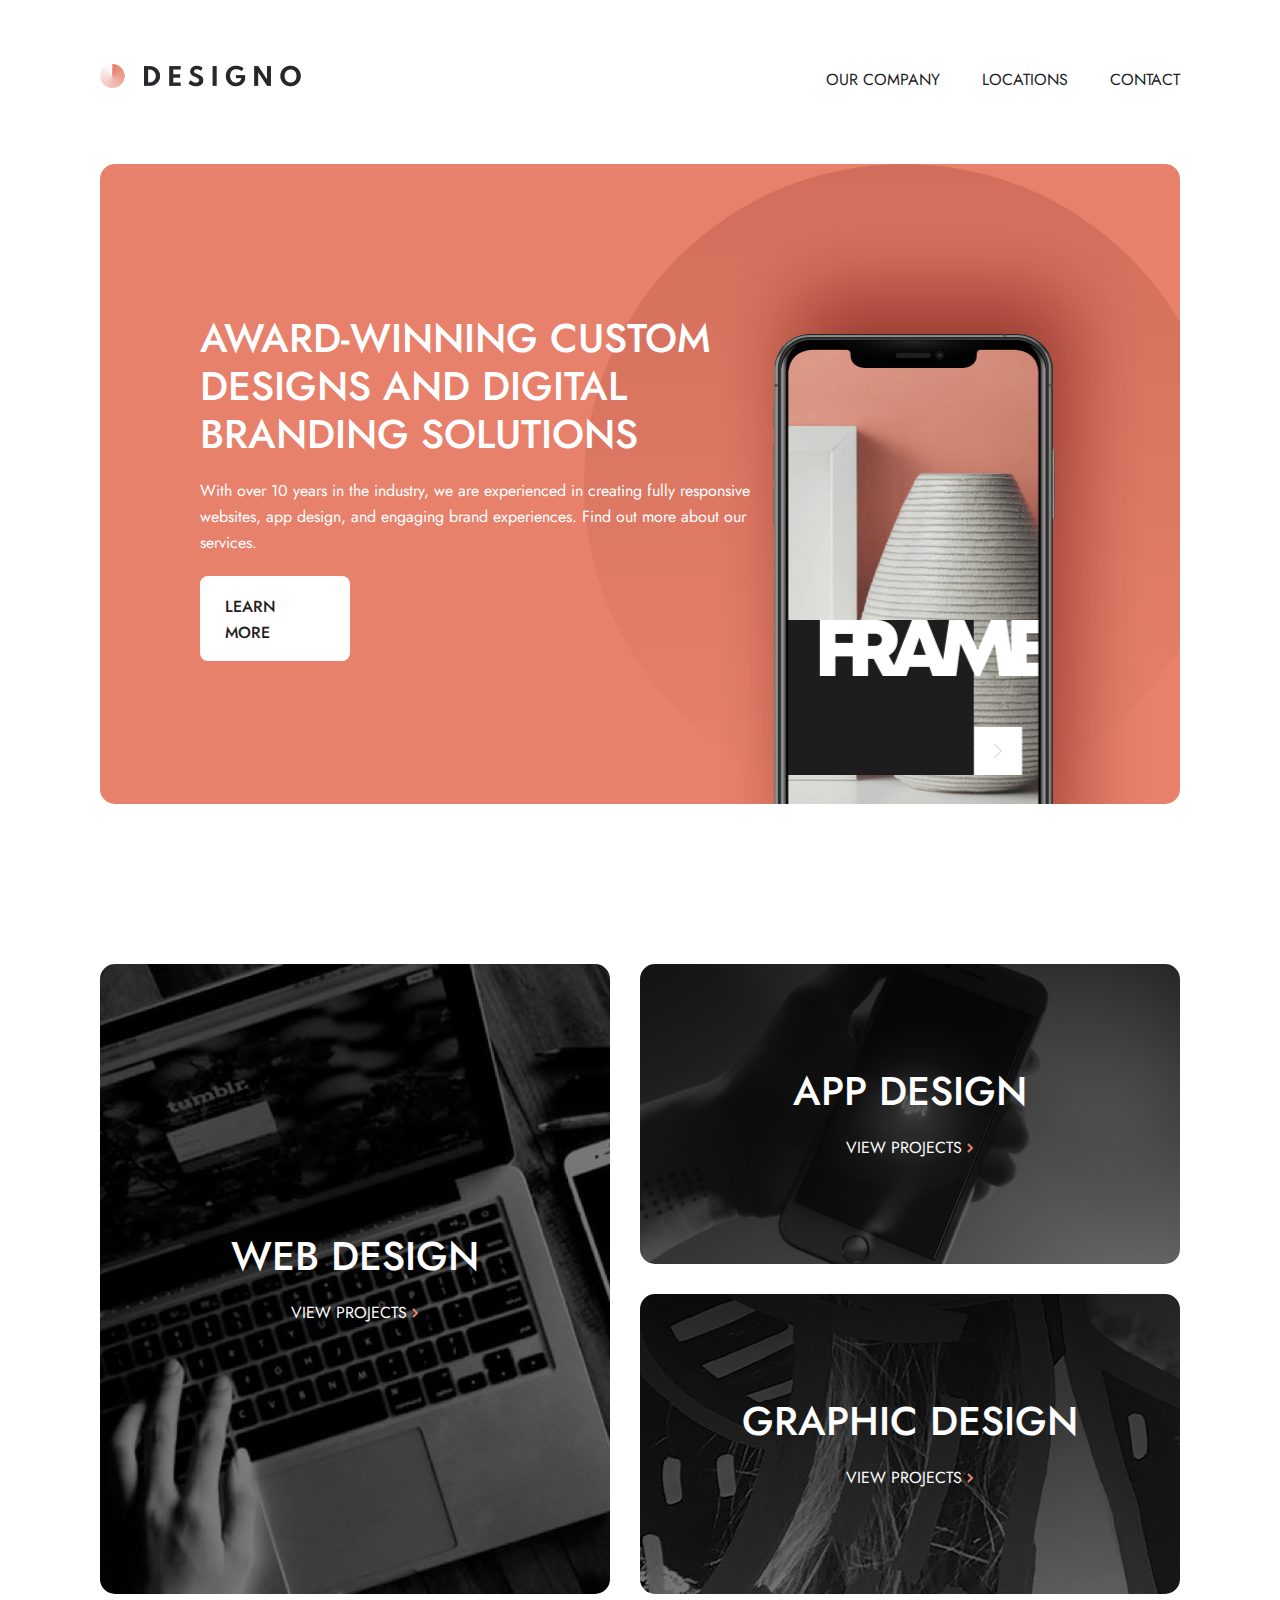
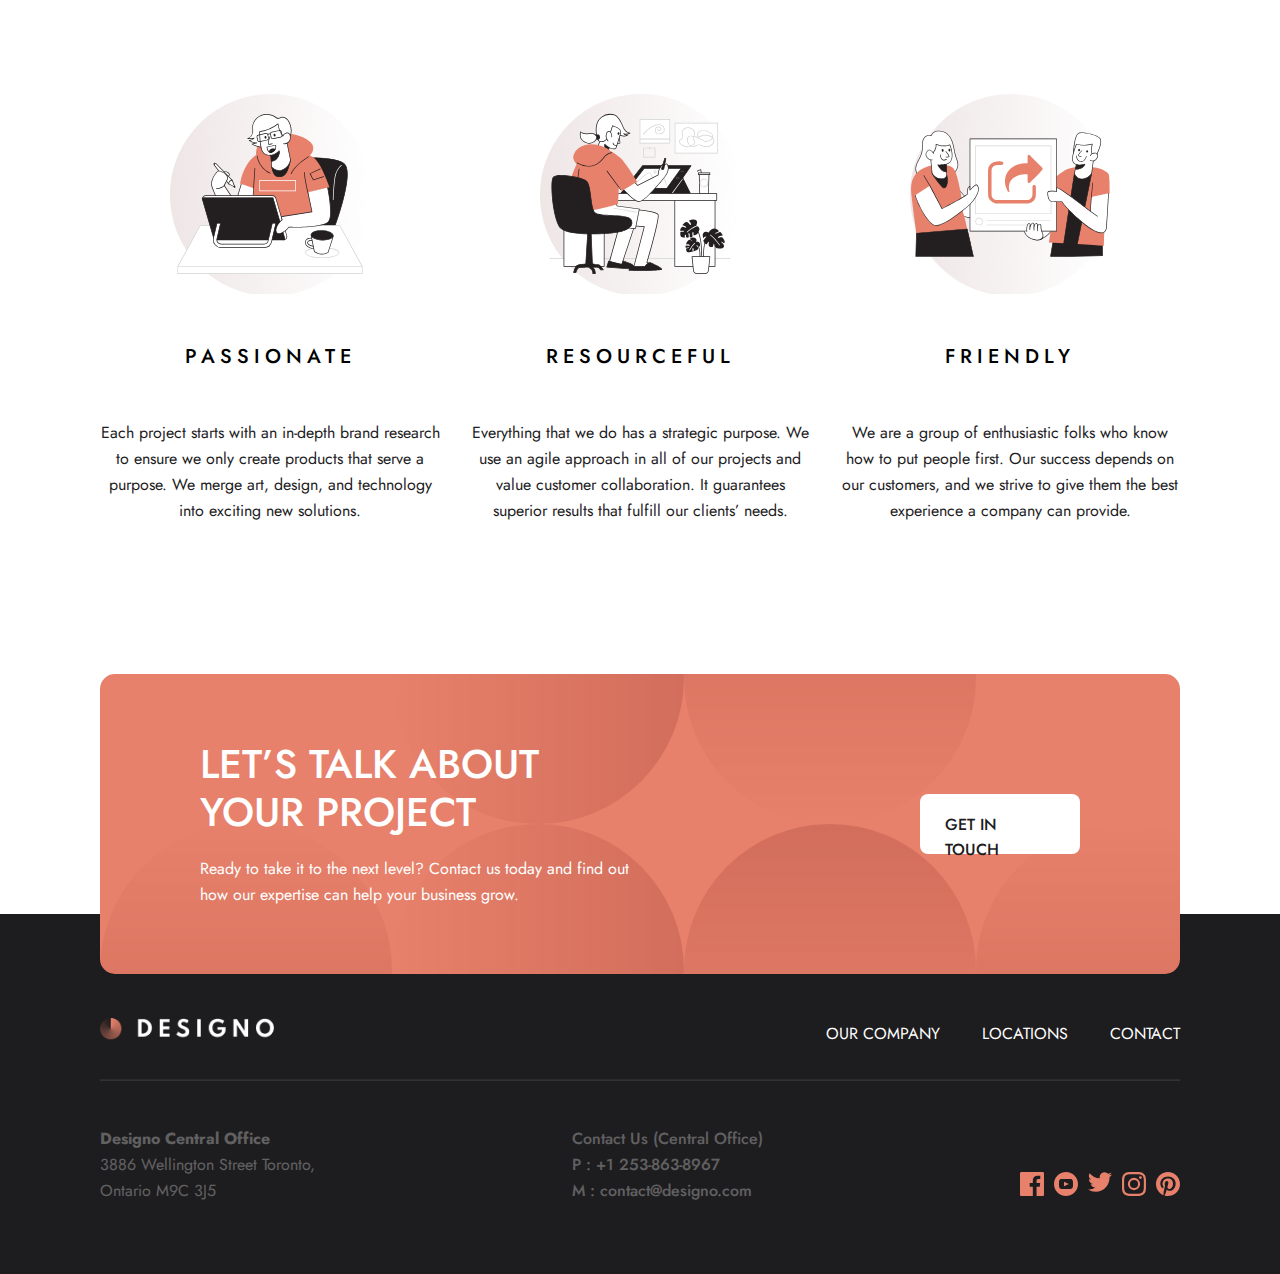
<file: index.html>
<!DOCTYPE html>
<html lang="en">
  <head>
    <meta charset="UTF-8" />
    <meta name="viewport" content="width=device-width, initial-scale=1.0" />
    <title>Designo</title>
    <link rel="shortcut icon" href="/images/favicon-32x32.png" type="image/x-icon">
    <link rel="stylesheet" href="./css/main.css" />
  </head>
  <body>
    <header class="container header">
      <div class="header__logo">
        <a href="/index.html">
          <img src="/images/Frame 13.png" alt="logo-desingo" height="24"
        /></a>
      </div>
      <nav class="header__nav">
        <ul class="header__nav__list">
          <li class="header__nav__link">
            <a href="/pages/about.html">OUR COMPANY</a>
          </li>
          <li class="header__nav__link">
            <a href="/pages/location.html">LOCATIONS</a>
          </li>
          <li class="header__nav__link">
            <a href="/pages/contact.html">CONTACT</a>
          </li>
        </ul>
      </nav>
    </header>
    <!-- MAin -->
    <main class="container main-home">
      <section class="main-home__award">
        <div class="main-home__content">
          <h2 class="main-home__title">
            Award-winning custom designs and digital branding solutions
          </h2>
          <p class="main-home__text">
            With over 10 years in the industry, we are experienced in creating
            fully responsive websites, app design, and engaging brand
            experiences. Find out more about our services.
          </p>
          <a class="main-home__link btn-ligh" href="/pages/about.html"
            >Learn More</a
          >
        </div>
      </section>
      <section class="main-home__desktop-nav">
        <div class="main-home__desktop-link">
          <h2 class="main-home__desktop-web">WEB DESIGN</h2>
          <a href="/pages/web.html"
            >VIEW PROJECTS
            <svg width="7" height="10" xmlns="http://www.w3.org/2000/svg">
              <path
                d="M1 1l4 4-4 4"
                stroke="#E7816B"
                stroke-width="2"
                fill="none"
                fill-rule="evenodd"
              /></svg
          ></a>
        </div>
        <div class="main-home__link-nav">
          <div class="main-home__desktop-link-app">
            <h2>APP DESIGN</h2>
            <a href="/pages/app.html"
              >VIEW PROJECTS
              <svg width="7" height="10" xmlns="http://www.w3.org/2000/svg">
                <path
                  d="M1 1l4 4-4 4"
                  stroke="#E7816B"
                  stroke-width="2"
                  fill="none"
                  fill-rule="evenodd"
                /></svg
            ></a>
          </div>
          <div class="main-home__desktop-link-graphic">
            <h2>GRAPHIC DESIGN</h2>
            <a href="/pages/graphic.html"
              >VIEW PROJECTS
              <svg width="7" height="10" xmlns="http://www.w3.org/2000/svg">
                <path
                  d="M1 1l4 4-4 4"
                  stroke="#E7816B"
                  stroke-width="2"
                  fill="none"
                  fill-rule="evenodd"
                /></svg
            ></a>
          </div>
        </div>
      </section>
      <section class="main-home__advenchi-list">
        <ul class="main-home__list">
          <li class="main-home__advenchi">
            <img
              src="/images/home/desktop/illustration-passionate.svg"
              alt=""
            />
            <h3>PASSIONATE</h3>
            <p class="main-home__text">
              Each project starts with an in-depth brand research to ensure we
              only create products that serve a purpose. We merge art, design,
              and technology into exciting new solutions.
            </p>
          </li>
          <li class="main-home__advenchi">
            <img
              src="/images/home/desktop/illustration-resourceful.svg"
              alt=""
            />
            <h3>RESOURCEFUL</h3>
            <p class="main-home__text">
              Everything that we do has a strategic purpose. We use an agile
              approach in all of our projects and value customer collaboration.
              It guarantees superior results that fulfill our clients’ needs.
            </p>
          </li>
          <li class="main-home__advenchi">
            <img src="/images/home/desktop/illustration-friendly.svg" alt="" />
            <h3>FRIENDLY</h3>
            <p class="main-home__text">
              We are a group of enthusiastic folks who know how to put people
              first. Our success depends on our customers, and we strive to give
              them the best experience a company can provide.
            </p>
          </li>
        </ul>
      </section>
      <section class="main-about">
        <div class="main-about__content">
          <h2 class="main-about__title">Let’s talk about your project</h2>
          <p class="main-about__text">
            Ready to take it to the next level? Contact us today and find out
            how our expertise can help your business grow.
          </p>
        </div>
        <a class="btn-ligh main-about__btn" href="/pages/contact.html"
          >Get in touch</a
        >
      </section>
    </main>
    <!-- main -->
    <footer class="container footer">
      <div class="footer__start">
        <div class="footer__logo">
          <a href="/index.html">
            <img src="/images/Group 13.png" alt="logo-desingo" height="24"
          /></a>
        </div>
        <nav class="footer__nav">
          <ul class="footer__nav__list">
            <li class="footer__nav__link">
              <a href="/pages/about.html">OUR COMPANY</a>
            </li>
            <li class="footer__nav__link">
              <a href="/pages/location.html">LOCATIONS</a>
            </li>
            <li class="footer__nav__link">
              <a href="/pages/contact.html">CONTACT</a>
            </li>
          </ul>
        </nav>
      </div>
      <hr />
      <div class="footer__end">
        <address class="footer__address">
          <b>Designo Central Office</b> <br />3886 Wellington Street Toronto,<br />
          Ontario M9C 3J5
        </address>
        <address class="footer__contact">
          Contact Us (Central Office) <br />P :
          <a href="tel:+12538638967">+1 253-863-8967</a> <br />M :
          <a href="mailto:contact@designo.com">contact@designo.com</a>
        </address>
        <address class="footer__link-soci">
          <a href=""
            ><svg width="24" height="24" xmlns="http://www.w3.org/2000/svg">
              <path
                d="M22.675 0H1.325C.593 0 0 .593 0 1.325v21.351C0 23.407.593 24 1.325 24H12.82v-9.294H9.692v-3.622h3.128V8.413c0-3.1 1.893-4.788 4.659-4.788 1.325 0 2.463.099 2.795.143v3.24l-1.918.001c-1.504 0-1.795.715-1.795 1.763v2.313h3.587l-.467 3.622h-3.12V24h6.116c.73 0 1.323-.593 1.323-1.325V1.325C24 .593 23.407 0 22.675 0z"
                fill="#E7816B"
                fill-rule="nonzero"
              /></svg
          ></a>
          <a href=""
            ><svg width="24" height="24" xmlns="http://www.w3.org/2000/svg">
              <path
                d="M12 0C5.373 0 0 5.373 0 12s5.373 12 12 12 12-5.373 12-12S18.627 0 12 0zm4.441 16.892c-2.102.144-6.784.144-8.883 0C5.282 16.736 5.017 15.622 5 12c.017-3.629.285-4.736 2.558-4.892 2.099-.144 6.782-.144 8.883 0C18.718 7.264 18.982 8.378 19 12c-.018 3.629-.285 4.736-2.559 4.892zM10 9.658l4.917 2.338L10 14.342V9.658z"
                fill="#E7816B"
                fill-rule="nonzero"
              /></svg
          ></a>
          <a href=""
            ><svg width="24" height="20" xmlns="http://www.w3.org/2000/svg">
              <path
                d="M24 2.557a9.83 9.83 0 01-2.828.775A4.932 4.932 0 0023.337.608a9.864 9.864 0 01-3.127 1.195A4.916 4.916 0 0016.616.248c-3.179 0-5.515 2.966-4.797 6.045A13.978 13.978 0 011.671 1.149a4.93 4.93 0 001.523 6.574 4.903 4.903 0 01-2.229-.616c-.054 2.281 1.581 4.415 3.949 4.89a4.935 4.935 0 01-2.224.084 4.928 4.928 0 004.6 3.419A9.9 9.9 0 010 17.54a13.94 13.94 0 007.548 2.212c9.142 0 14.307-7.721 13.995-14.646A10.025 10.025 0 0024 2.557z"
                fill="#E7816B"
                fill-rule="nonzero"
              /></svg
          ></a>
          <a href=""
            ><svg width="24" height="24" xmlns="http://www.w3.org/2000/svg">
              <path
                d="M12 2.163c3.204 0 3.584.012 4.85.07 3.252.148 4.771 1.691 4.919 4.919.058 1.265.069 1.645.069 4.849 0 3.205-.012 3.584-.069 4.849-.149 3.225-1.664 4.771-4.919 4.919-1.266.058-1.644.07-4.85.07-3.204 0-3.584-.012-4.849-.07-3.26-.149-4.771-1.699-4.919-4.92-.058-1.265-.07-1.644-.07-4.849 0-3.204.013-3.583.07-4.849.149-3.227 1.664-4.771 4.919-4.919 1.266-.057 1.645-.069 4.849-.069zM12 0C8.741 0 8.333.014 7.053.072 2.695.272.273 2.69.073 7.052.014 8.333 0 8.741 0 12c0 3.259.014 3.668.072 4.948.2 4.358 2.618 6.78 6.98 6.98C8.333 23.986 8.741 24 12 24c3.259 0 3.668-.014 4.948-.072 4.354-.2 6.782-2.618 6.979-6.98.059-1.28.073-1.689.073-4.948 0-3.259-.014-3.667-.072-4.947-.196-4.354-2.617-6.78-6.979-6.98C15.668.014 15.259 0 12 0zm0 5.838a6.162 6.162 0 100 12.324 6.162 6.162 0 000-12.324zM12 16a4 4 0 110-8 4 4 0 010 8zm6.406-11.845a1.44 1.44 0 100 2.881 1.44 1.44 0 000-2.881z"
                fill="#E7816B"
                fill-rule="nonzero"
              /></svg
          ></a>
          <a href=""
            ><svg width="24" height="24" xmlns="http://www.w3.org/2000/svg">
              <path
                d="M12 0C5.373 0 0 5.372 0 12c0 5.084 3.163 9.426 7.627 11.174-.105-.949-.2-2.405.042-3.441.218-.937 1.407-5.965 1.407-5.965s-.359-.719-.359-1.782c0-1.668.967-2.914 2.171-2.914 1.023 0 1.518.769 1.518 1.69 0 1.029-.655 2.568-.994 3.995-.283 1.194.599 2.169 1.777 2.169 2.133 0 3.772-2.249 3.772-5.495 0-2.873-2.064-4.882-5.012-4.882-3.414 0-5.418 2.561-5.418 5.207 0 1.031.397 2.138.893 2.738a.36.36 0 01.083.345l-.333 1.36c-.053.22-.174.267-.402.161-1.499-.698-2.436-2.889-2.436-4.649 0-3.785 2.75-7.262 7.929-7.262 4.163 0 7.398 2.967 7.398 6.931 0 4.136-2.607 7.464-6.227 7.464-1.216 0-2.359-.631-2.75-1.378l-.748 2.853c-.271 1.043-1.002 2.35-1.492 3.146C9.57 23.812 10.763 24 12 24c6.627 0 12-5.373 12-12 0-6.628-5.373-12-12-12z"
                fill="#E7816B"
                fill-rule="nonzero"
              /></svg
          ></a>
        </address>
      </div>
    </footer>
  </body>
</html>
</file>
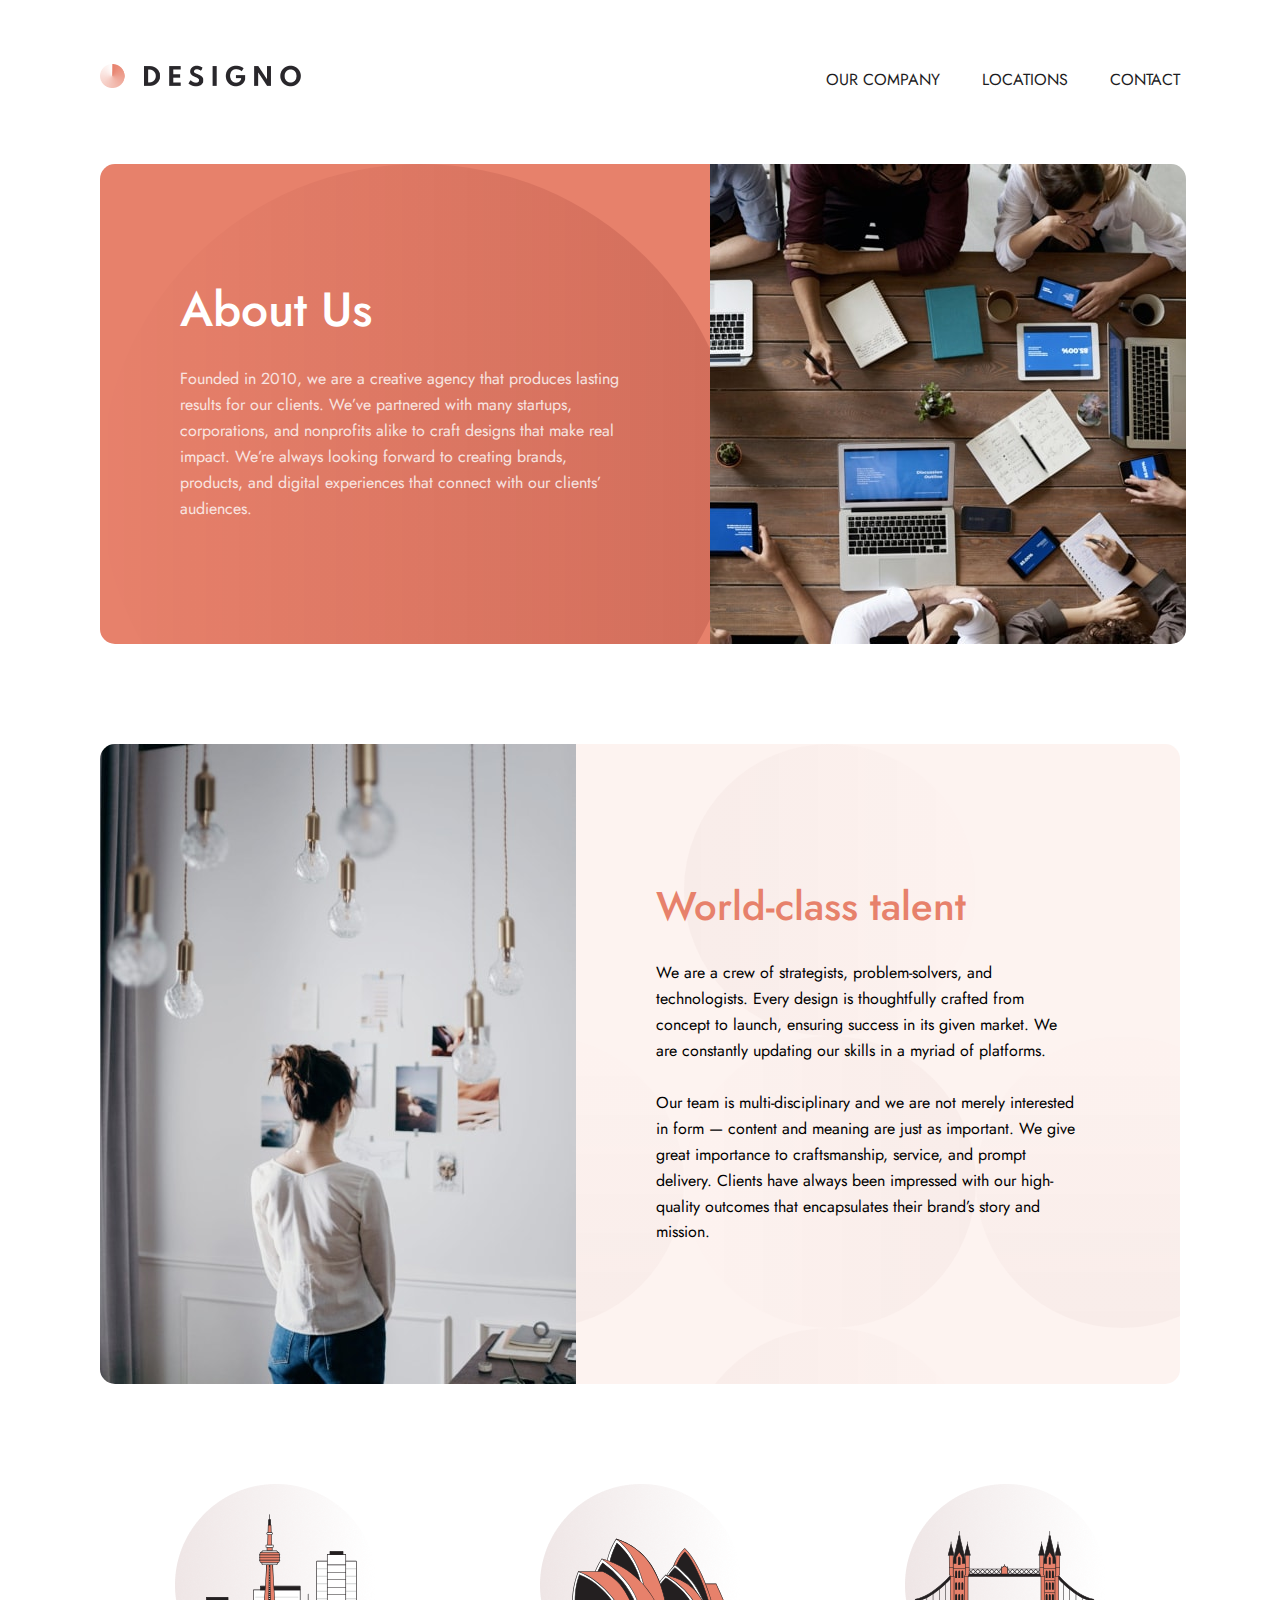
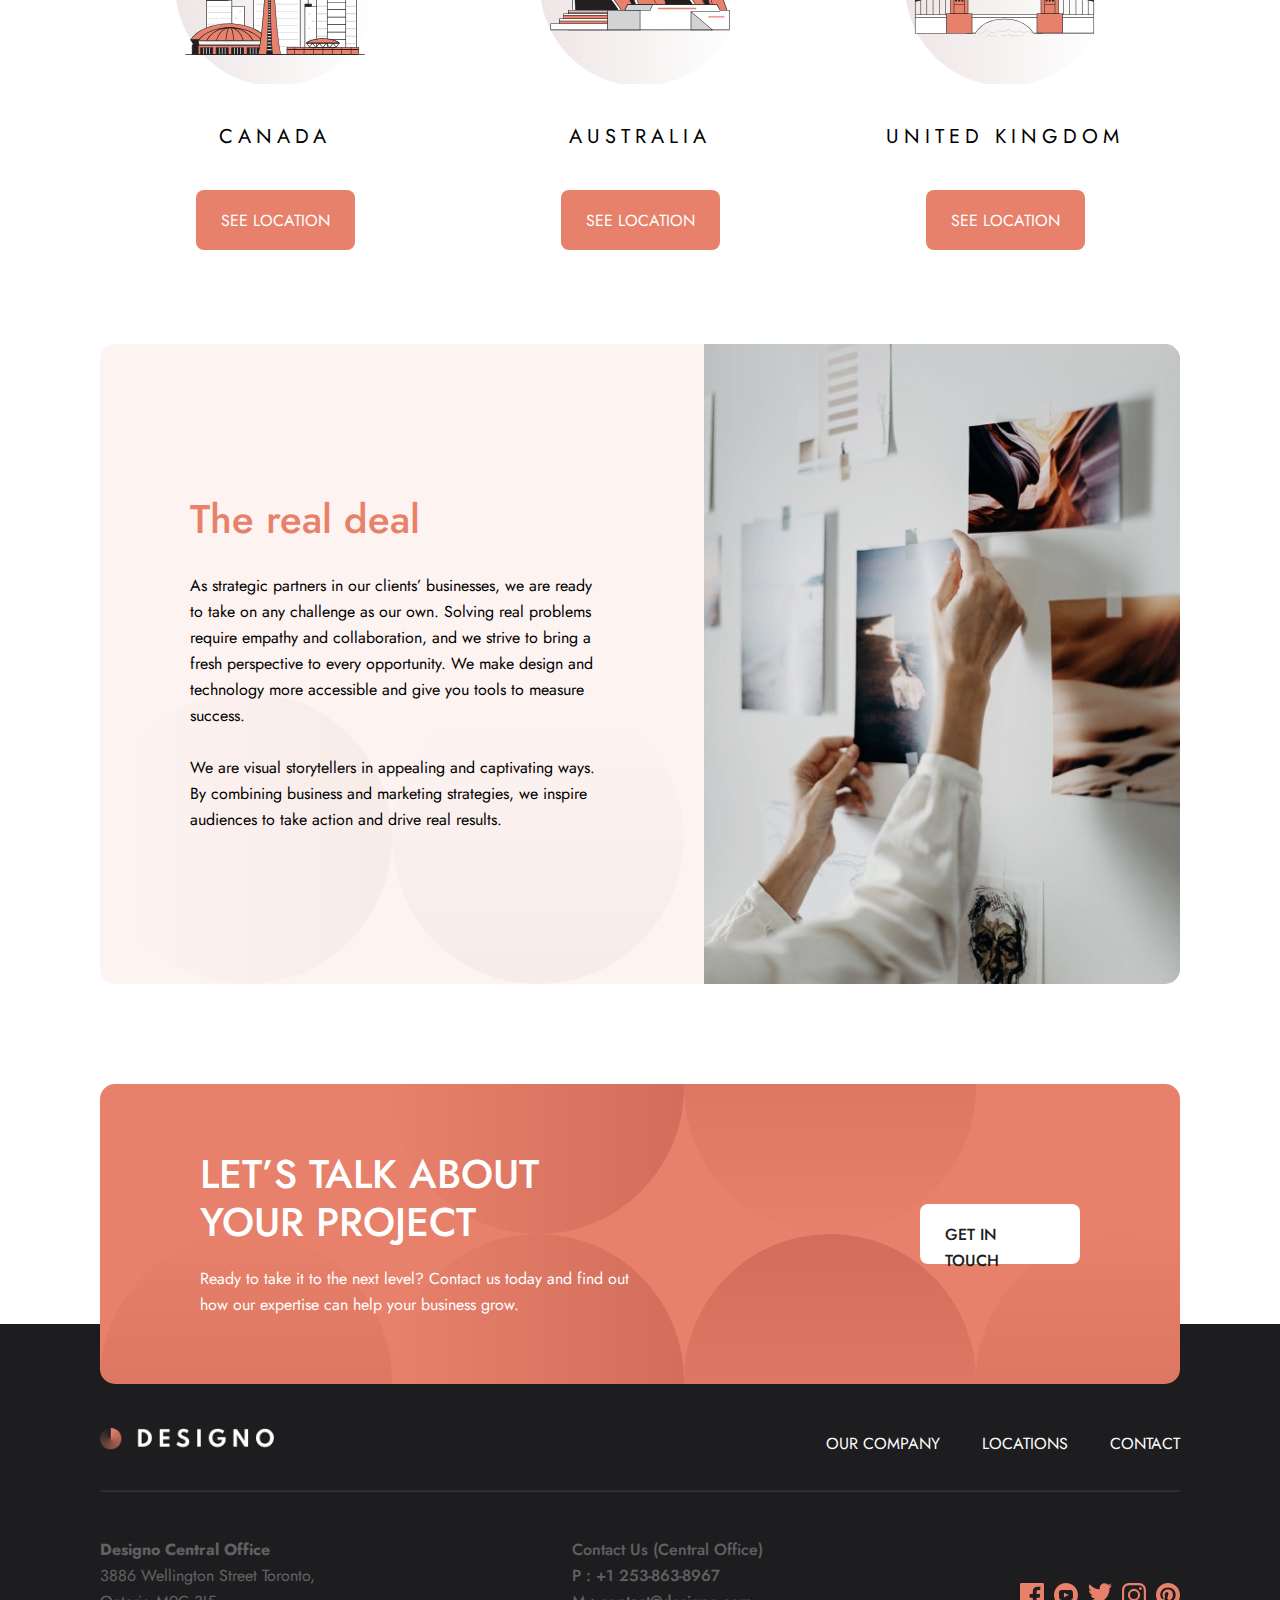
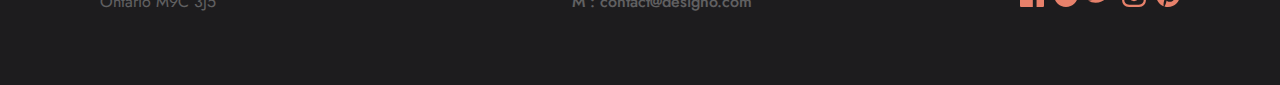
<file: pages/about.html>
<!DOCTYPE html>
<html lang="en">
  <head>
    <meta charset="UTF-8" />
    <meta name="viewport" content="width=device-width, initial-scale=1.0" />
    <title>About Us</title>
    <link rel="shortcut icon" href="/images/favicon-32x32.png" type="image/x-icon">
    <link rel="stylesheet" href="../css/main.css" />
   
  </head>
  <body>
    <header class="container header">
      <div class="header__logo">
        <a href="/index.html">
          <img src="/images/Frame 13.png" alt="logo-desingo" height="24"
        /></a>
      </div>
      <nav class="header__nav">
        <ul class="header__nav__list">
          <li class="header__nav__link">
            <a href="/pages/about.html">OUR COMPANY</a>
          </li>
          <li class="header__nav__link">
            <a href="/pages/location.html">LOCATIONS</a>
          </li>
          <li class="header__nav__link">
            <a href="/pages/contact.html">CONTACT</a>
          </li>
        </ul>
      </nav>
    </header>
    <main class="container ">
      <section class="about">
<div class="about__content">
  <h1>About Us</h1>
  <p>Founded in 2010, we are a creative agency that produces lasting results for our clients. We’ve partnered with many startups, corporations, and nonprofits alike to craft designs that make real impact. We’re always looking forward to creating brands, products, and digital experiences that connect with our clients’ audiences.</p>
</div>
<img src="/images/about/desktop/image-about-hero.jpg" alt="">
      </section>
      <section class="about-talent">
        <img src="/images/about/desktop/image-world-class-talent.jpg" alt="">
<div class="about-talent__content">
  <h2>World-class talent</h2>
  <p>We are a crew of strategists, problem-solvers, and technologists. Every design is thoughtfully crafted from concept to launch, ensuring success in its given market. We are constantly updating our skills in a myriad of platforms.
<br>
<br>
    Our team is multi-disciplinary and we are not merely interested in form — content and meaning are just as important. We give great importance to craftsmanship, service, and prompt delivery. Clients have always been impressed with our high-quality outcomes that encapsulates their brand’s story and mission.</p>
</div>
      </section>
      <section class="about-nav">
        <ul class="about-nav__list">
          <li class="about-nav__item"><img src="/images/shared/desktop/illustration-canada.svg" alt=""> <h3>CANADA</h3><a class="btn-dark about-nav__link" href="/pages/location.html">SEE LOCATION</a></li>
          <li class="about-nav__item"><img src="/images/shared/desktop/illustration-australia.svg" alt=""> <h3>AUSTRALIA</h3><a class="btn-dark about-nav__link" href="/pages/location.html">SEE LOCATION</a></li>
          <li class="about-nav__item"><img src="/images/shared/desktop/illustration-united-kingdom.svg" alt=""> <h3>UNITED KINGDOM</h3><a class="btn-dark about-nav__link" href="/pages/location.html">SEE LOCATION</a></li>
        </ul>
      </section>
      <section class="about-deal">
        <div class="about-deal__content">
          <h2>The real deal</h2>
          <p>As strategic partners in our clients’ businesses, we are ready to take on any challenge as our own. Solving real problems require empathy and collaboration, and we strive to bring a fresh perspective to every opportunity. We make design and technology more accessible and give you tools to measure success.
<br><br>
            We are visual storytellers in appealing and captivating ways. By combining business and marketing strategies, we inspire audiences to take action and drive real results.</p>
        </div>
        <img src="/images/about/desktop/image-real-deal.jpg" alt="">
      </section>
      <section class="main-about">
        <div class="main-about__content">
          <h2 class="main-about__title">Let’s talk about your project</h2>
          <p class="main-about__text">
            Ready to take it to the next level? Contact us today and find out
            how our expertise can help your business grow.
          </p>
        </div>
        <a class="btn-ligh main-about__btn" href="/pages/contact.html"
          >Get in touch</a
        >
      </section>
    </main>
    <footer class="container footer">
      <div class="footer__start">
        <div class="footer__logo">
          <a href="/index.html">
            <img src="/images/Group 13.png" alt="logo-desingo" height="24"
          /></a>
        </div>
        <nav class="footer__nav">
          <ul class="footer__nav__list">
            <li class="footer__nav__link">
              <a href="/pages/about.html">OUR COMPANY</a>
            </li>
            <li class="footer__nav__link">
              <a href="/pages/location.html">LOCATIONS</a>
            </li>
            <li class="footer__nav__link">
              <a href="/pages/contact.html">CONTACT</a>
            </li>
          </ul>
        </nav>
      </div>
      <hr />
      <div class="footer__end">
        <address class="footer__address">
          <b>Designo Central Office</b> <br />3886 Wellington Street Toronto,<br />
          Ontario M9C 3J5
        </address>
        <address class="footer__contact">
          Contact Us (Central Office) <br />P :
          <a href="tel:+12538638967">+1 253-863-8967</a> <br />M :
          <a href="mailto:contact@designo.com">contact@designo.com</a>
        </address>
        <address class="footer__link-soci">
          <a href=""
            ><svg width="24" height="24" xmlns="http://www.w3.org/2000/svg">
              <path
                d="M22.675 0H1.325C.593 0 0 .593 0 1.325v21.351C0 23.407.593 24 1.325 24H12.82v-9.294H9.692v-3.622h3.128V8.413c0-3.1 1.893-4.788 4.659-4.788 1.325 0 2.463.099 2.795.143v3.24l-1.918.001c-1.504 0-1.795.715-1.795 1.763v2.313h3.587l-.467 3.622h-3.12V24h6.116c.73 0 1.323-.593 1.323-1.325V1.325C24 .593 23.407 0 22.675 0z"
                fill="#E7816B"
                fill-rule="nonzero"
              /></svg
          ></a>
          <a href=""
            ><svg width="24" height="24" xmlns="http://www.w3.org/2000/svg">
              <path
                d="M12 0C5.373 0 0 5.373 0 12s5.373 12 12 12 12-5.373 12-12S18.627 0 12 0zm4.441 16.892c-2.102.144-6.784.144-8.883 0C5.282 16.736 5.017 15.622 5 12c.017-3.629.285-4.736 2.558-4.892 2.099-.144 6.782-.144 8.883 0C18.718 7.264 18.982 8.378 19 12c-.018 3.629-.285 4.736-2.559 4.892zM10 9.658l4.917 2.338L10 14.342V9.658z"
                fill="#E7816B"
                fill-rule="nonzero"
              /></svg
          ></a>
          <a href=""
            ><svg width="24" height="20" xmlns="http://www.w3.org/2000/svg">
              <path
                d="M24 2.557a9.83 9.83 0 01-2.828.775A4.932 4.932 0 0023.337.608a9.864 9.864 0 01-3.127 1.195A4.916 4.916 0 0016.616.248c-3.179 0-5.515 2.966-4.797 6.045A13.978 13.978 0 011.671 1.149a4.93 4.93 0 001.523 6.574 4.903 4.903 0 01-2.229-.616c-.054 2.281 1.581 4.415 3.949 4.89a4.935 4.935 0 01-2.224.084 4.928 4.928 0 004.6 3.419A9.9 9.9 0 010 17.54a13.94 13.94 0 007.548 2.212c9.142 0 14.307-7.721 13.995-14.646A10.025 10.025 0 0024 2.557z"
                fill="#E7816B"
                fill-rule="nonzero"
              /></svg
          ></a>
          <a href=""
            ><svg width="24" height="24" xmlns="http://www.w3.org/2000/svg">
              <path
                d="M12 2.163c3.204 0 3.584.012 4.85.07 3.252.148 4.771 1.691 4.919 4.919.058 1.265.069 1.645.069 4.849 0 3.205-.012 3.584-.069 4.849-.149 3.225-1.664 4.771-4.919 4.919-1.266.058-1.644.07-4.85.07-3.204 0-3.584-.012-4.849-.07-3.26-.149-4.771-1.699-4.919-4.92-.058-1.265-.07-1.644-.07-4.849 0-3.204.013-3.583.07-4.849.149-3.227 1.664-4.771 4.919-4.919 1.266-.057 1.645-.069 4.849-.069zM12 0C8.741 0 8.333.014 7.053.072 2.695.272.273 2.69.073 7.052.014 8.333 0 8.741 0 12c0 3.259.014 3.668.072 4.948.2 4.358 2.618 6.78 6.98 6.98C8.333 23.986 8.741 24 12 24c3.259 0 3.668-.014 4.948-.072 4.354-.2 6.782-2.618 6.979-6.98.059-1.28.073-1.689.073-4.948 0-3.259-.014-3.667-.072-4.947-.196-4.354-2.617-6.78-6.979-6.98C15.668.014 15.259 0 12 0zm0 5.838a6.162 6.162 0 100 12.324 6.162 6.162 0 000-12.324zM12 16a4 4 0 110-8 4 4 0 010 8zm6.406-11.845a1.44 1.44 0 100 2.881 1.44 1.44 0 000-2.881z"
                fill="#E7816B"
                fill-rule="nonzero"
              /></svg
          ></a>
          <a href=""
            ><svg width="24" height="24" xmlns="http://www.w3.org/2000/svg">
              <path
                d="M12 0C5.373 0 0 5.372 0 12c0 5.084 3.163 9.426 7.627 11.174-.105-.949-.2-2.405.042-3.441.218-.937 1.407-5.965 1.407-5.965s-.359-.719-.359-1.782c0-1.668.967-2.914 2.171-2.914 1.023 0 1.518.769 1.518 1.69 0 1.029-.655 2.568-.994 3.995-.283 1.194.599 2.169 1.777 2.169 2.133 0 3.772-2.249 3.772-5.495 0-2.873-2.064-4.882-5.012-4.882-3.414 0-5.418 2.561-5.418 5.207 0 1.031.397 2.138.893 2.738a.36.36 0 01.083.345l-.333 1.36c-.053.22-.174.267-.402.161-1.499-.698-2.436-2.889-2.436-4.649 0-3.785 2.75-7.262 7.929-7.262 4.163 0 7.398 2.967 7.398 6.931 0 4.136-2.607 7.464-6.227 7.464-1.216 0-2.359-.631-2.75-1.378l-.748 2.853c-.271 1.043-1.002 2.35-1.492 3.146C9.57 23.812 10.763 24 12 24c6.627 0 12-5.373 12-12 0-6.628-5.373-12-12-12z"
                fill="#E7816B"
                fill-rule="nonzero"
              /></svg
          ></a>
        </address>
      </div>
    </footer>
  </body>
</html>
</file>
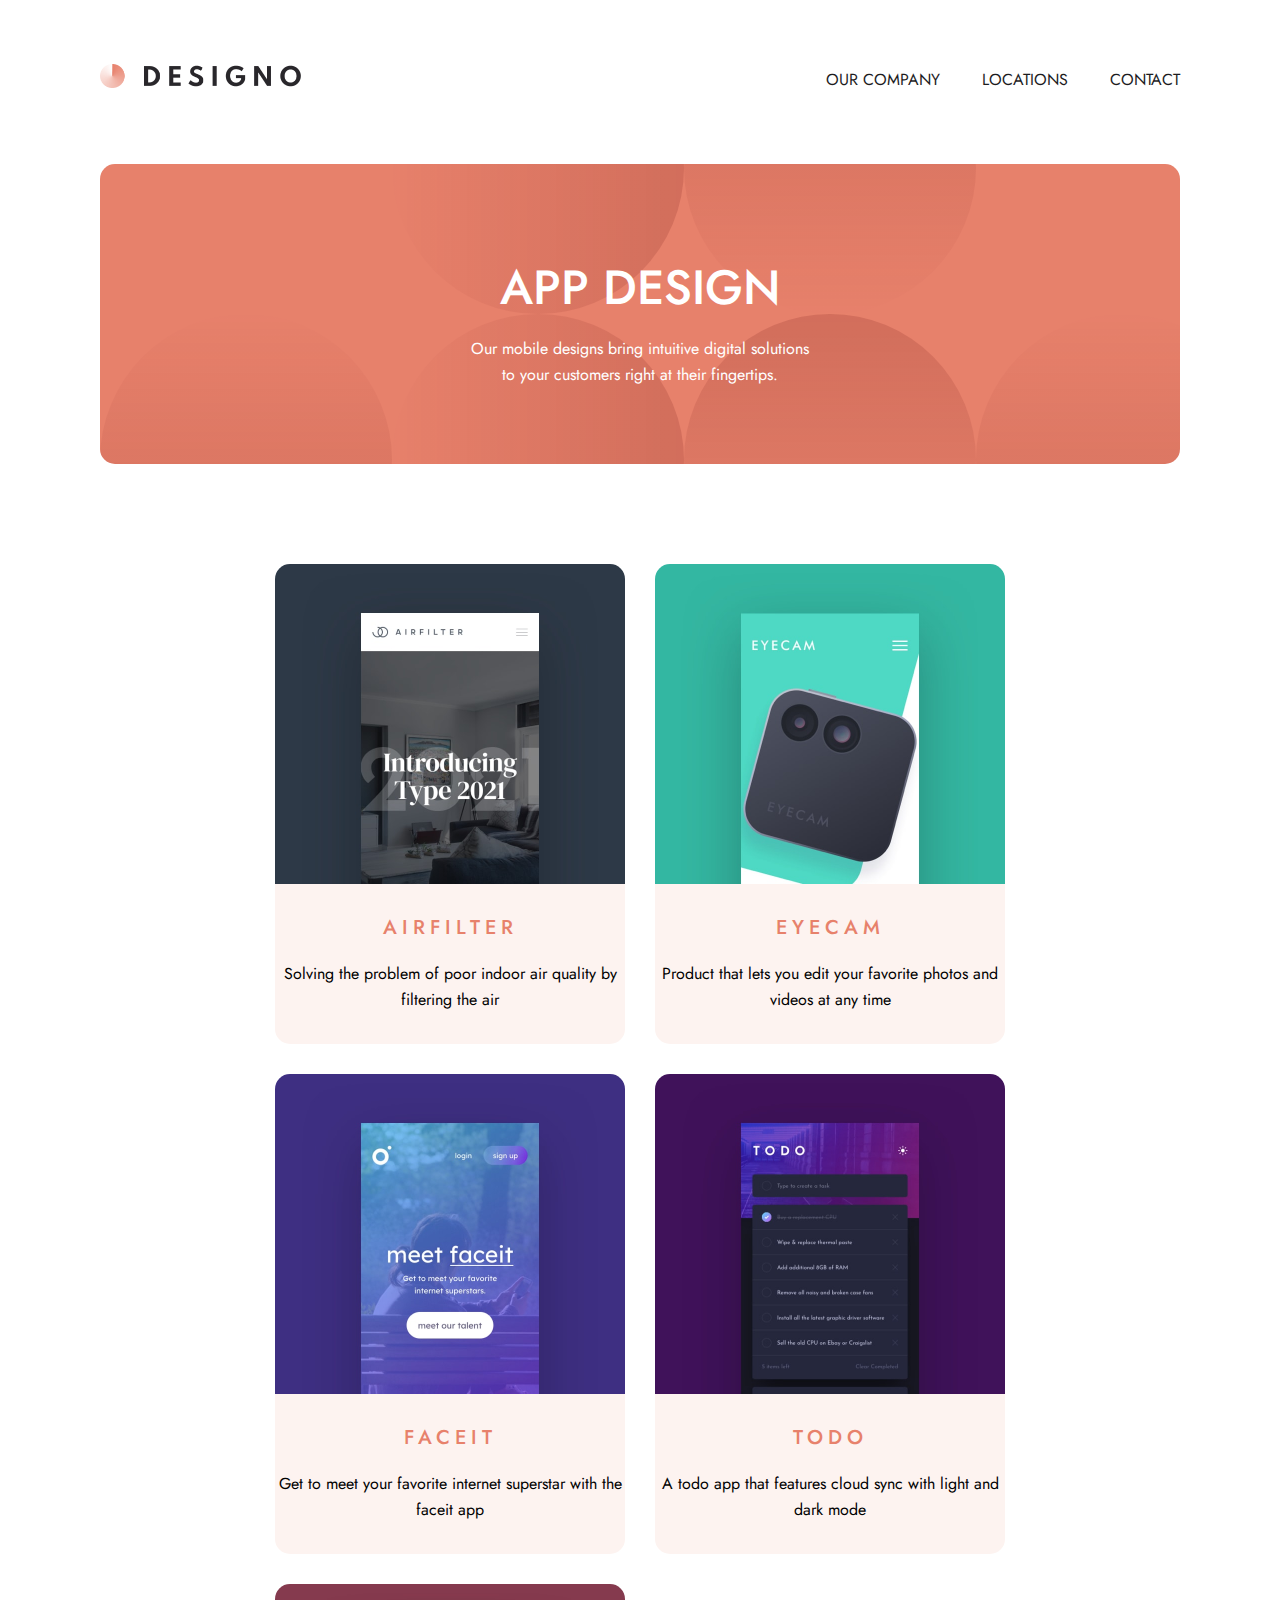
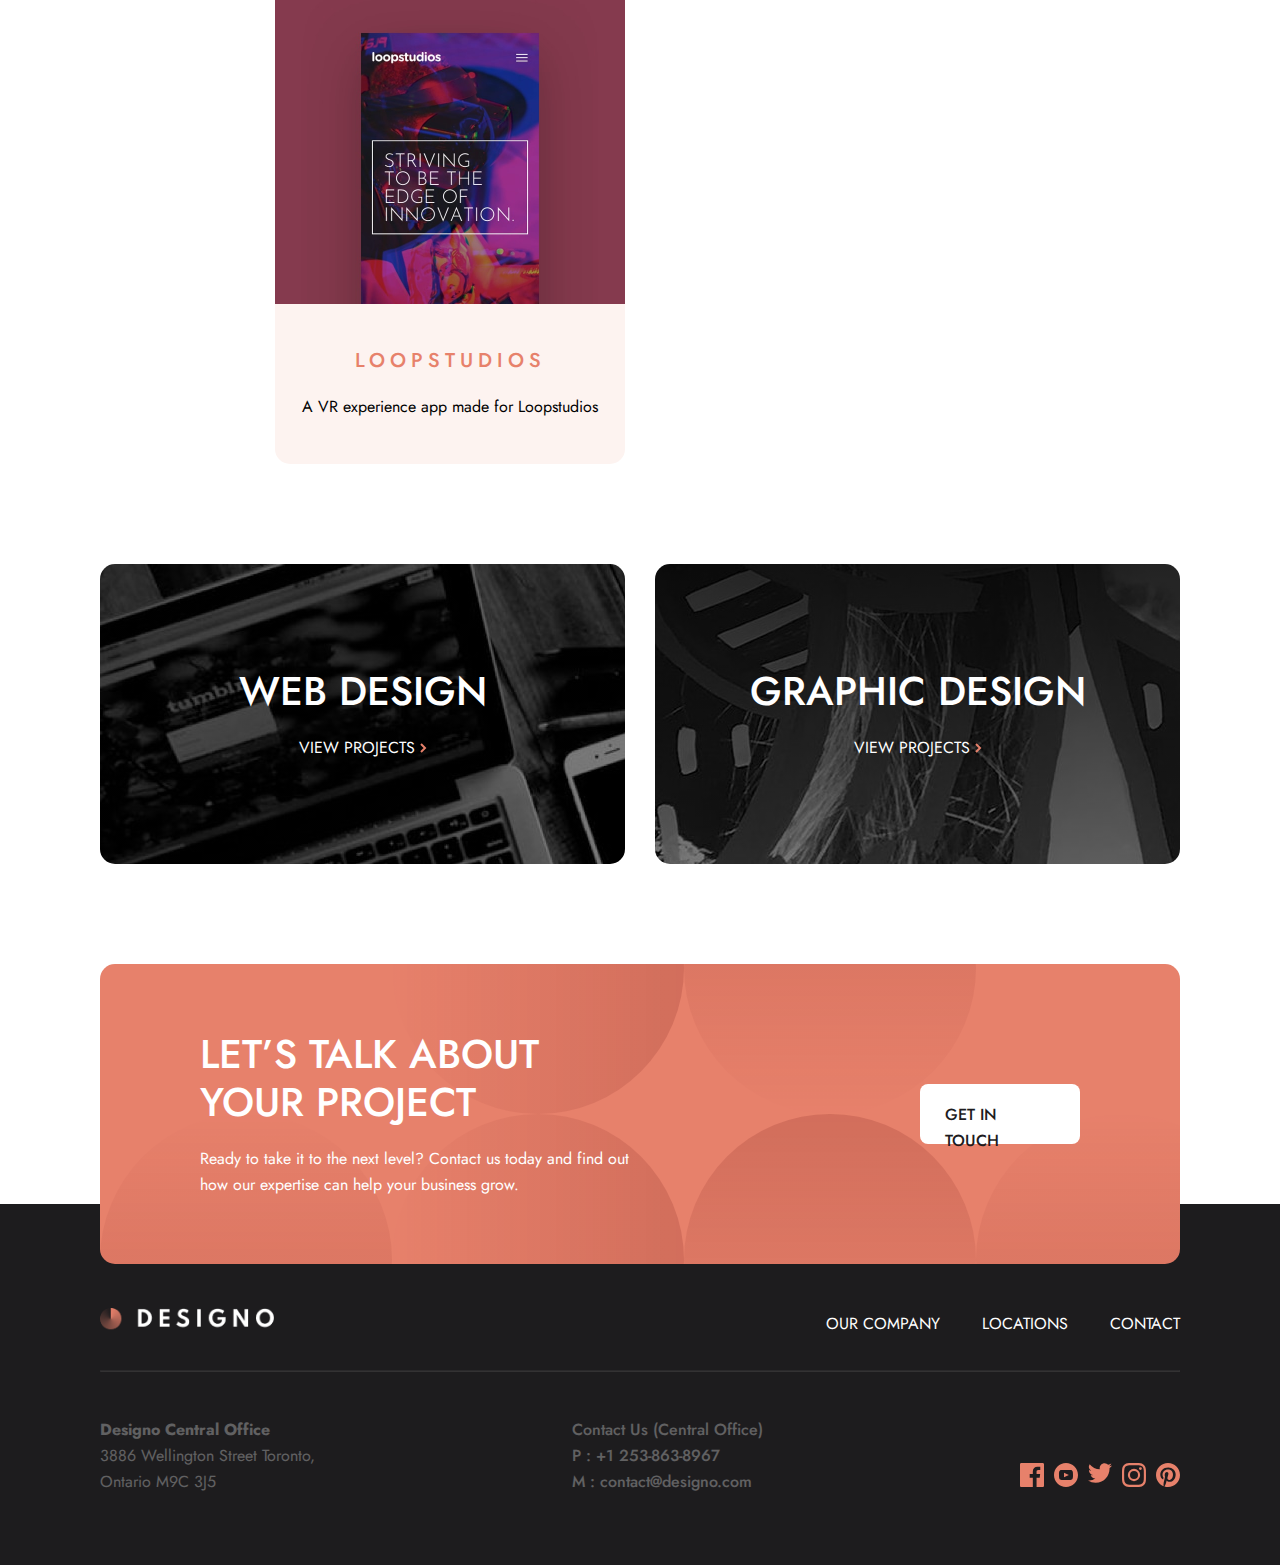
<file: pages/app.html>
<!DOCTYPE html>
<html lang="en">
  <head>
    <meta charset="UTF-8" />
    <meta name="viewport" content="width=device-width, initial-scale=1.0" />
    <title>App Design</title>
    <link rel="shortcut icon" href="/images/favicon-32x32.png" type="image/x-icon">
    <link rel="stylesheet" href="../css/main.css" />
    
  </head>
  <body>
    <header class="container header">
      <div class="header__logo">
        <a href="/index.html">
          <img src="/images/Frame 13.png" alt="logo-desingo" height="24"
        /></a>
      </div>
      <nav class="header__nav">
        <ul class="header__nav__list">
          <li class="header__nav__link">
            <a href="/pages/about.html">OUR COMPANY</a>
          </li>
          <li class="header__nav__link">
            <a href="/pages/location.html">LOCATIONS</a>
          </li>
          <li class="header__nav__link">
            <a href="/pages/contact.html">CONTACT</a>
          </li>
        </ul>
      </nav>
    </header>
    <main class="container ">
      <section class="main-web">
        <h1>App Design</h1>
        <p>
          Our mobile designs bring intuitive digital solutions <br>
          to your customers right at their fingertips.
        </p>
      </section>
      <section class="main-gallery">
        <div class="main-gallery__item">
          <img
            src="/images/app-design/desktop/image-airfilter.jpg"
            alt="image-express"
          />
          <div class="main-gallery__content">
            <h3>AIRFILTER</h3>
            <p>Solving the problem of poor indoor air quality by filtering the air</p>
          </div>
        </div>
        <div class="main-gallery__item">
          <img
            src="/images/app-design/desktop/image-eyecam.jpg"
            alt="image-transfer"
          />
          <div class="main-gallery__content">
            <h3>EYECAM</h3>
            <p>
              Product that lets you edit your favorite photos and videos at any time 
            </p>
          </div>
        </div>
        <div class="main-gallery__item">
          <img
            src="/images/app-design/desktop/image-faceit.jpg"
            alt="image-photon"
          />
          <div class="main-gallery__content">
            <h3>FACEIT</h3>
            <p>
              Get to meet your favorite internet superstar with the faceit app
            </p>
          </div>
        </div>
        <div class="main-gallery__item">
          <img
            src="/images/app-design/desktop/image-todo.jpg"
            alt="image-builder"
          />
          <div class="main-gallery__content">
            <h3>TODO</h3>
            <p>A todo app that features cloud sync with light and dark mode</p>
          </div>
        </div>
        <div class="main-gallery__item">
          <img
            src="/images/app-design/desktop/image-loopstudios.jpg"
            alt="image-builder"
          />
          <div class="main-gallery__content">
            <h3>LOOPSTUDIOS</h3>
            <p class="main-gallery__bag">A VR experience app made for Loopstudios</p>
          </div>
        </div>
<div class="main-gallery__item" >

</div>
      </section>
      <section class="main-nav">
        <div class="main-nav__link-nav">
          <div class="main-nav__desktop-link-app bg-img-web">
            <h2>WEB DESIGN</h2>
            <a href="/pages/web.html"
              >VIEW PROJECTS
              <svg width="7" height="10" xmlns="http://www.w3.org/2000/svg">
                <path
                  d="M1 1l4 4-4 4"
                  stroke="#E7816B"
                  stroke-width="2"
                  fill="none"
                  fill-rule="evenodd"
                /></svg
            ></a>
          </div>
          <div class="main-nav__desktop-link-graphic bg-img-graphic ">
            <h2>GRAPHIC DESIGN</h2>
            <a href="/pages/graphic.html"
              >VIEW PROJECTS
              <svg width="7" height="10" xmlns="http://www.w3.org/2000/svg">
                <path
                  d="M1 1l4 4-4 4"
                  stroke="#E7816B"
                  stroke-width="2"
                  fill="none"
                  fill-rule="evenodd"
                /></svg
            ></a>
          </div>
        </div>
      </section>
      <section class="main-about">
        <div class="main-about__content">
          <h2 class="main-about__title">Let’s talk about your project</h2>
          <p class="main-about__text">
            Ready to take it to the next level? Contact us today and find out
            how our expertise can help your business grow.
          </p>
        </div>
        <a class="btn-ligh main-about__btn" href="/pages/contact.html"
          >Get in touch</a
        >
      </section>
    </main>
    <footer class="container footer">
      <div class="footer__start">
        <div class="footer__logo">
          <a href="/index.html">
            <img src="/images/Group 13.png" alt="logo-desingo" height="24"
          /></a>
        </div>
        <nav class="footer__nav">
          <ul class="footer__nav__list">
            <li class="footer__nav__link">
              <a href="/pages/about.html">OUR COMPANY</a>
            </li>
            <li class="footer__nav__link">
              <a href="/pages/location.html">LOCATIONS</a>
            </li>
            <li class="footer__nav__link">
              <a href="/pages/contact.html">CONTACT</a>
            </li>
          </ul>
        </nav>
      </div>
      <hr />
      <div class="footer__end">
        <address class="footer__address">
          <b>Designo Central Office</b> <br />3886 Wellington Street Toronto,<br />
          Ontario M9C 3J5
        </address>
        <address class="footer__contact">
          Contact Us (Central Office) <br />P :
          <a href="tel:+12538638967">+1 253-863-8967</a> <br />M :
          <a href="mailto:contact@designo.com">contact@designo.com</a>
        </address>
        <address class="footer__link-soci">
          <a href=""
            ><svg width="24" height="24" xmlns="http://www.w3.org/2000/svg">
              <path
                d="M22.675 0H1.325C.593 0 0 .593 0 1.325v21.351C0 23.407.593 24 1.325 24H12.82v-9.294H9.692v-3.622h3.128V8.413c0-3.1 1.893-4.788 4.659-4.788 1.325 0 2.463.099 2.795.143v3.24l-1.918.001c-1.504 0-1.795.715-1.795 1.763v2.313h3.587l-.467 3.622h-3.12V24h6.116c.73 0 1.323-.593 1.323-1.325V1.325C24 .593 23.407 0 22.675 0z"
                fill="#E7816B"
                fill-rule="nonzero"
              /></svg
          ></a>
          <a href=""
            ><svg width="24" height="24" xmlns="http://www.w3.org/2000/svg">
              <path
                d="M12 0C5.373 0 0 5.373 0 12s5.373 12 12 12 12-5.373 12-12S18.627 0 12 0zm4.441 16.892c-2.102.144-6.784.144-8.883 0C5.282 16.736 5.017 15.622 5 12c.017-3.629.285-4.736 2.558-4.892 2.099-.144 6.782-.144 8.883 0C18.718 7.264 18.982 8.378 19 12c-.018 3.629-.285 4.736-2.559 4.892zM10 9.658l4.917 2.338L10 14.342V9.658z"
                fill="#E7816B"
                fill-rule="nonzero"
              /></svg
          ></a>
          <a href=""
            ><svg width="24" height="20" xmlns="http://www.w3.org/2000/svg">
              <path
                d="M24 2.557a9.83 9.83 0 01-2.828.775A4.932 4.932 0 0023.337.608a9.864 9.864 0 01-3.127 1.195A4.916 4.916 0 0016.616.248c-3.179 0-5.515 2.966-4.797 6.045A13.978 13.978 0 011.671 1.149a4.93 4.93 0 001.523 6.574 4.903 4.903 0 01-2.229-.616c-.054 2.281 1.581 4.415 3.949 4.89a4.935 4.935 0 01-2.224.084 4.928 4.928 0 004.6 3.419A9.9 9.9 0 010 17.54a13.94 13.94 0 007.548 2.212c9.142 0 14.307-7.721 13.995-14.646A10.025 10.025 0 0024 2.557z"
                fill="#E7816B"
                fill-rule="nonzero"
              /></svg
          ></a>
          <a href=""
            ><svg width="24" height="24" xmlns="http://www.w3.org/2000/svg">
              <path
                d="M12 2.163c3.204 0 3.584.012 4.85.07 3.252.148 4.771 1.691 4.919 4.919.058 1.265.069 1.645.069 4.849 0 3.205-.012 3.584-.069 4.849-.149 3.225-1.664 4.771-4.919 4.919-1.266.058-1.644.07-4.85.07-3.204 0-3.584-.012-4.849-.07-3.26-.149-4.771-1.699-4.919-4.92-.058-1.265-.07-1.644-.07-4.849 0-3.204.013-3.583.07-4.849.149-3.227 1.664-4.771 4.919-4.919 1.266-.057 1.645-.069 4.849-.069zM12 0C8.741 0 8.333.014 7.053.072 2.695.272.273 2.69.073 7.052.014 8.333 0 8.741 0 12c0 3.259.014 3.668.072 4.948.2 4.358 2.618 6.78 6.98 6.98C8.333 23.986 8.741 24 12 24c3.259 0 3.668-.014 4.948-.072 4.354-.2 6.782-2.618 6.979-6.98.059-1.28.073-1.689.073-4.948 0-3.259-.014-3.667-.072-4.947-.196-4.354-2.617-6.78-6.979-6.98C15.668.014 15.259 0 12 0zm0 5.838a6.162 6.162 0 100 12.324 6.162 6.162 0 000-12.324zM12 16a4 4 0 110-8 4 4 0 010 8zm6.406-11.845a1.44 1.44 0 100 2.881 1.44 1.44 0 000-2.881z"
                fill="#E7816B"
                fill-rule="nonzero"
              /></svg
          ></a>
          <a href=""
            ><svg width="24" height="24" xmlns="http://www.w3.org/2000/svg">
              <path
                d="M12 0C5.373 0 0 5.372 0 12c0 5.084 3.163 9.426 7.627 11.174-.105-.949-.2-2.405.042-3.441.218-.937 1.407-5.965 1.407-5.965s-.359-.719-.359-1.782c0-1.668.967-2.914 2.171-2.914 1.023 0 1.518.769 1.518 1.69 0 1.029-.655 2.568-.994 3.995-.283 1.194.599 2.169 1.777 2.169 2.133 0 3.772-2.249 3.772-5.495 0-2.873-2.064-4.882-5.012-4.882-3.414 0-5.418 2.561-5.418 5.207 0 1.031.397 2.138.893 2.738a.36.36 0 01.083.345l-.333 1.36c-.053.22-.174.267-.402.161-1.499-.698-2.436-2.889-2.436-4.649 0-3.785 2.75-7.262 7.929-7.262 4.163 0 7.398 2.967 7.398 6.931 0 4.136-2.607 7.464-6.227 7.464-1.216 0-2.359-.631-2.75-1.378l-.748 2.853c-.271 1.043-1.002 2.35-1.492 3.146C9.57 23.812 10.763 24 12 24c6.627 0 12-5.373 12-12 0-6.628-5.373-12-12-12z"
                fill="#E7816B"
                fill-rule="nonzero"
              /></svg
          ></a>
        </address>
      </div>
    </footer>
  </body>
</html>
</file>
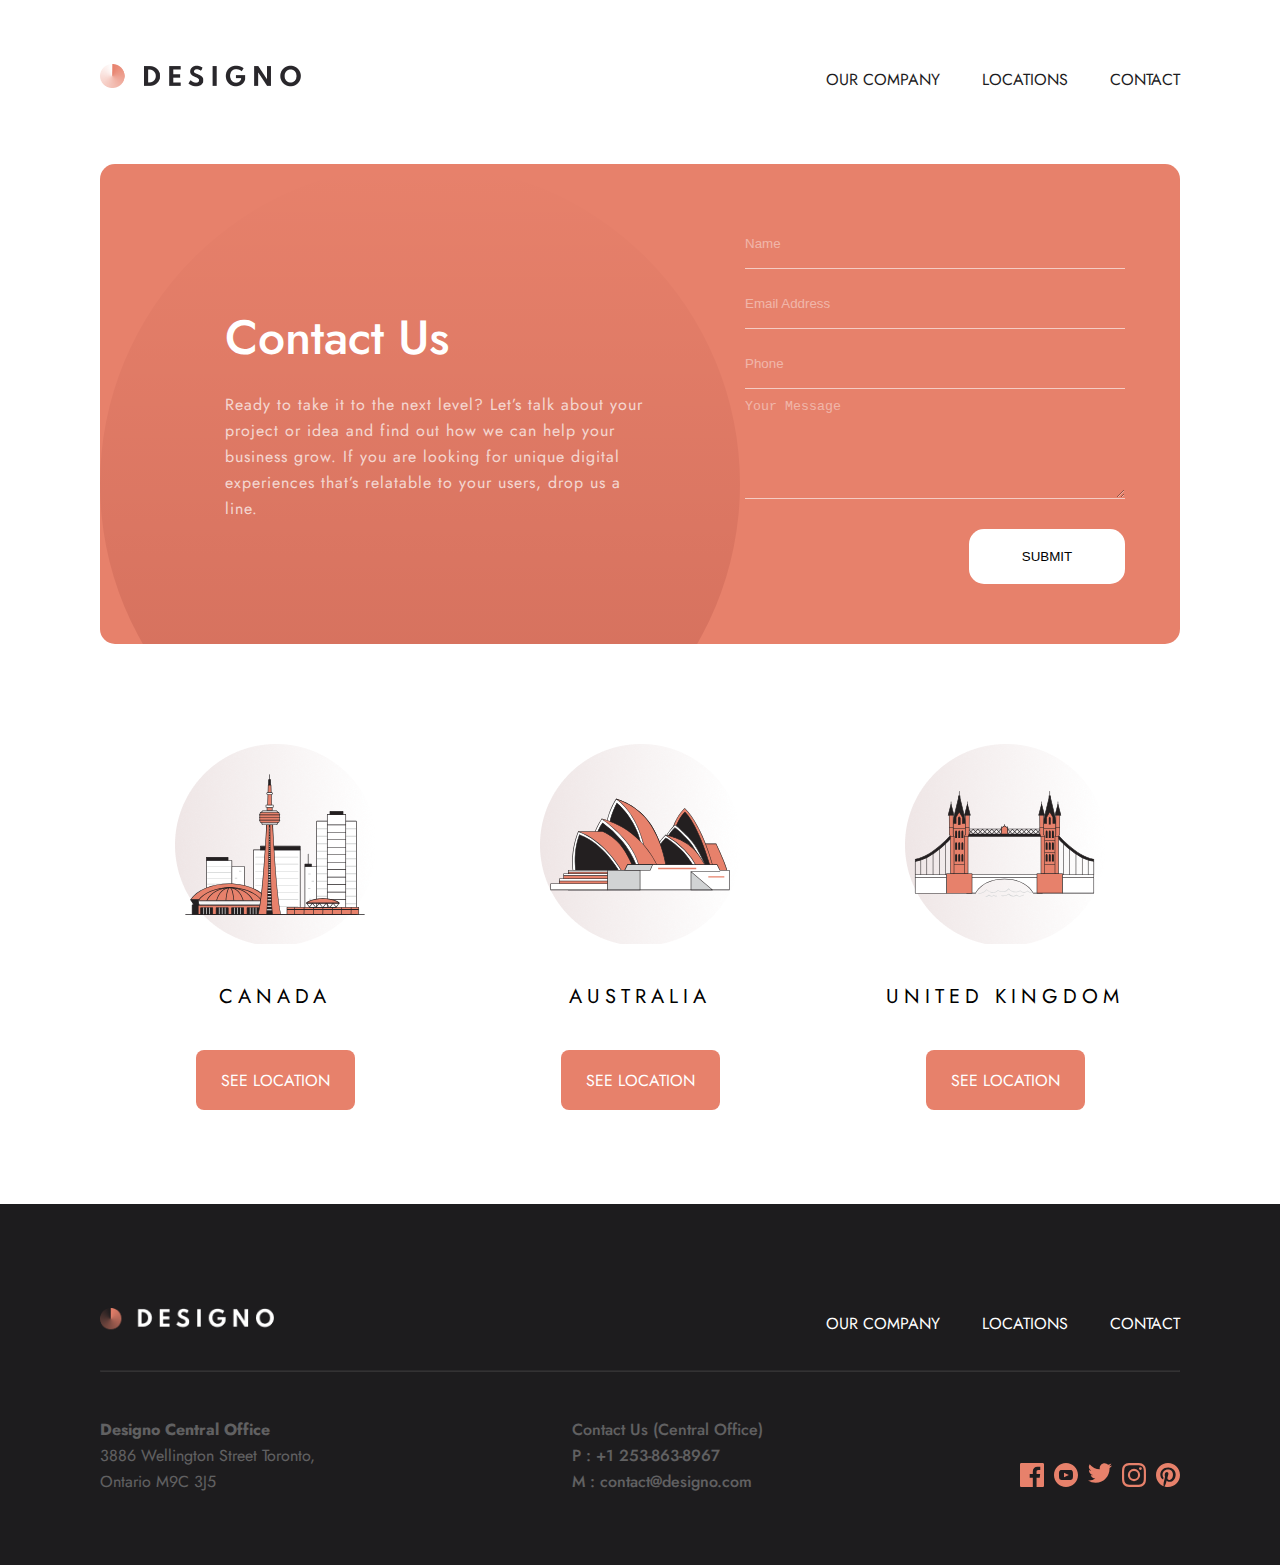
<file: pages/contact.html>
<!DOCTYPE html>
<html lang="en">
  <head>
    <meta charset="UTF-8" />
    <meta name="viewport" content="width=device-width, initial-scale=1.0" />
    <title>Contact</title>
    <link rel="shortcut icon" href="/images/favicon-32x32.png" type="image/x-icon">
    <link rel="stylesheet" href="../css/main.css" />
  </head>
  <body>
    <header class="container header">
      <div class="header__logo">
        <a href="/index.html">
          <img src="/images/Frame 13.png" alt="logo-desingo" height="24"
        /></a>
      </div>
      <nav class="header__nav">
        <ul class="header__nav__list">
          <li class="header__nav__link">
            <a href="/pages/about.html">OUR COMPANY</a>
          </li>
          <li class="header__nav__link">
            <a href="/pages/location.html">LOCATIONS</a>
          </li>
          <li class="header__nav__link">
            <a href="/pages/contact.html">CONTACT</a>
          </li>
        </ul>
      </nav>
    </header>
    <main class="container">
      <section class="main-contact">
        <div class="main-contact__content">
          <h1 class="main-contact__title">Contact Us</h1>
          <p class="main-contact__text">Ready to take it to the next level? Let’s talk about your project or idea and find out how we can help your business grow. If you are looking for unique digital experiences that’s relatable to your users, drop us a line.</p>
        </div>
 <form class="input-content " action="">
  <input class="name" type="text" placeholder="Name">
  <input class="email" type="email" placeholder="Email Address">
  <input class="tel" type="tel" placeholder="Phone">
  <textarea class="coment" cols="40" rows="5" type="text" placeholder="Your Message"></textarea>
<div class="btn-submit"><button class="btn-input" type="reset" >Submit</button></div>
 </form>
      </section>
      <section class="about-nav">
        <ul class="about-nav__list">
          <li class="about-nav__item"><img src="/images/shared/desktop/illustration-canada.svg" alt=""> <h3>CANADA</h3><a class="btn-dark about-nav__link" href="/pages/location.html">SEE LOCATION</a></li>
          <li class="about-nav__item"><img src="/images/shared/desktop/illustration-australia.svg" alt=""> <h3>AUSTRALIA</h3><a class="btn-dark about-nav__link" href="/pages/location.html">SEE LOCATION</a></li>
          <li class="about-nav__item"><img src="/images/shared/desktop/illustration-united-kingdom.svg" alt=""> <h3>UNITED KINGDOM</h3><a class="btn-dark about-nav__link" href="/pages/location.html">SEE LOCATION</a></li>
        </ul>
      </section>
    </main>
    <footer class="container footer">
        <div class="footer__start">
          <div class="footer__logo">
            <a href="/index.html">
              <img src="/images/Group 13.png" alt="logo-desingo" height="24"
            /></a>
          </div>
          <nav class="footer__nav">
            <ul class="footer__nav__list">
              <li class="footer__nav__link">
                <a href="/pages/about.html">OUR COMPANY</a>
              </li>
              <li class="footer__nav__link">
                <a href="/pages/location.html">LOCATIONS</a>
              </li>
              <li class="footer__nav__link">
                <a href="/pages/contact.html">CONTACT</a>
              </li>
            </ul>
          </nav>
        </div>
        <hr />
        <div class="footer__end">
          <address class="footer__address">
            <b>Designo Central Office</b> <br />3886 Wellington Street Toronto,<br />
            Ontario M9C 3J5
          </address>
          <address class="footer__contact">
            Contact Us (Central Office) <br />P :
            <a href="tel:+12538638967">+1 253-863-8967</a> <br />M :
            <a href="mailto:contact@designo.com">contact@designo.com</a>
          </address>
          <address class="footer__link-soci">
            <a href=""
              ><svg width="24" height="24" xmlns="http://www.w3.org/2000/svg">
                <path
                  d="M22.675 0H1.325C.593 0 0 .593 0 1.325v21.351C0 23.407.593 24 1.325 24H12.82v-9.294H9.692v-3.622h3.128V8.413c0-3.1 1.893-4.788 4.659-4.788 1.325 0 2.463.099 2.795.143v3.24l-1.918.001c-1.504 0-1.795.715-1.795 1.763v2.313h3.587l-.467 3.622h-3.12V24h6.116c.73 0 1.323-.593 1.323-1.325V1.325C24 .593 23.407 0 22.675 0z"
                  fill="#E7816B"
                  fill-rule="nonzero"
                /></svg
            ></a>
            <a href=""
              ><svg width="24" height="24" xmlns="http://www.w3.org/2000/svg">
                <path
                  d="M12 0C5.373 0 0 5.373 0 12s5.373 12 12 12 12-5.373 12-12S18.627 0 12 0zm4.441 16.892c-2.102.144-6.784.144-8.883 0C5.282 16.736 5.017 15.622 5 12c.017-3.629.285-4.736 2.558-4.892 2.099-.144 6.782-.144 8.883 0C18.718 7.264 18.982 8.378 19 12c-.018 3.629-.285 4.736-2.559 4.892zM10 9.658l4.917 2.338L10 14.342V9.658z"
                  fill="#E7816B"
                  fill-rule="nonzero"
                /></svg
            ></a>
            <a href=""
              ><svg width="24" height="20" xmlns="http://www.w3.org/2000/svg">
                <path
                  d="M24 2.557a9.83 9.83 0 01-2.828.775A4.932 4.932 0 0023.337.608a9.864 9.864 0 01-3.127 1.195A4.916 4.916 0 0016.616.248c-3.179 0-5.515 2.966-4.797 6.045A13.978 13.978 0 011.671 1.149a4.93 4.93 0 001.523 6.574 4.903 4.903 0 01-2.229-.616c-.054 2.281 1.581 4.415 3.949 4.89a4.935 4.935 0 01-2.224.084 4.928 4.928 0 004.6 3.419A9.9 9.9 0 010 17.54a13.94 13.94 0 007.548 2.212c9.142 0 14.307-7.721 13.995-14.646A10.025 10.025 0 0024 2.557z"
                  fill="#E7816B"
                  fill-rule="nonzero"
                /></svg
            ></a>
            <a href=""
              ><svg width="24" height="24" xmlns="http://www.w3.org/2000/svg">
                <path
                  d="M12 2.163c3.204 0 3.584.012 4.85.07 3.252.148 4.771 1.691 4.919 4.919.058 1.265.069 1.645.069 4.849 0 3.205-.012 3.584-.069 4.849-.149 3.225-1.664 4.771-4.919 4.919-1.266.058-1.644.07-4.85.07-3.204 0-3.584-.012-4.849-.07-3.26-.149-4.771-1.699-4.919-4.92-.058-1.265-.07-1.644-.07-4.849 0-3.204.013-3.583.07-4.849.149-3.227 1.664-4.771 4.919-4.919 1.266-.057 1.645-.069 4.849-.069zM12 0C8.741 0 8.333.014 7.053.072 2.695.272.273 2.69.073 7.052.014 8.333 0 8.741 0 12c0 3.259.014 3.668.072 4.948.2 4.358 2.618 6.78 6.98 6.98C8.333 23.986 8.741 24 12 24c3.259 0 3.668-.014 4.948-.072 4.354-.2 6.782-2.618 6.979-6.98.059-1.28.073-1.689.073-4.948 0-3.259-.014-3.667-.072-4.947-.196-4.354-2.617-6.78-6.979-6.98C15.668.014 15.259 0 12 0zm0 5.838a6.162 6.162 0 100 12.324 6.162 6.162 0 000-12.324zM12 16a4 4 0 110-8 4 4 0 010 8zm6.406-11.845a1.44 1.44 0 100 2.881 1.44 1.44 0 000-2.881z"
                  fill="#E7816B"
                  fill-rule="nonzero"
                /></svg
            ></a>
            <a href=""
              ><svg width="24" height="24" xmlns="http://www.w3.org/2000/svg">
                <path
                  d="M12 0C5.373 0 0 5.372 0 12c0 5.084 3.163 9.426 7.627 11.174-.105-.949-.2-2.405.042-3.441.218-.937 1.407-5.965 1.407-5.965s-.359-.719-.359-1.782c0-1.668.967-2.914 2.171-2.914 1.023 0 1.518.769 1.518 1.69 0 1.029-.655 2.568-.994 3.995-.283 1.194.599 2.169 1.777 2.169 2.133 0 3.772-2.249 3.772-5.495 0-2.873-2.064-4.882-5.012-4.882-3.414 0-5.418 2.561-5.418 5.207 0 1.031.397 2.138.893 2.738a.36.36 0 01.083.345l-.333 1.36c-.053.22-.174.267-.402.161-1.499-.698-2.436-2.889-2.436-4.649 0-3.785 2.75-7.262 7.929-7.262 4.163 0 7.398 2.967 7.398 6.931 0 4.136-2.607 7.464-6.227 7.464-1.216 0-2.359-.631-2.75-1.378l-.748 2.853c-.271 1.043-1.002 2.35-1.492 3.146C9.57 23.812 10.763 24 12 24c6.627 0 12-5.373 12-12 0-6.628-5.373-12-12-12z"
                  fill="#E7816B"
                  fill-rule="nonzero"
                /></svg
            ></a>
          </address>
        </div>
      </footer>
  </body>
</html>
</file>
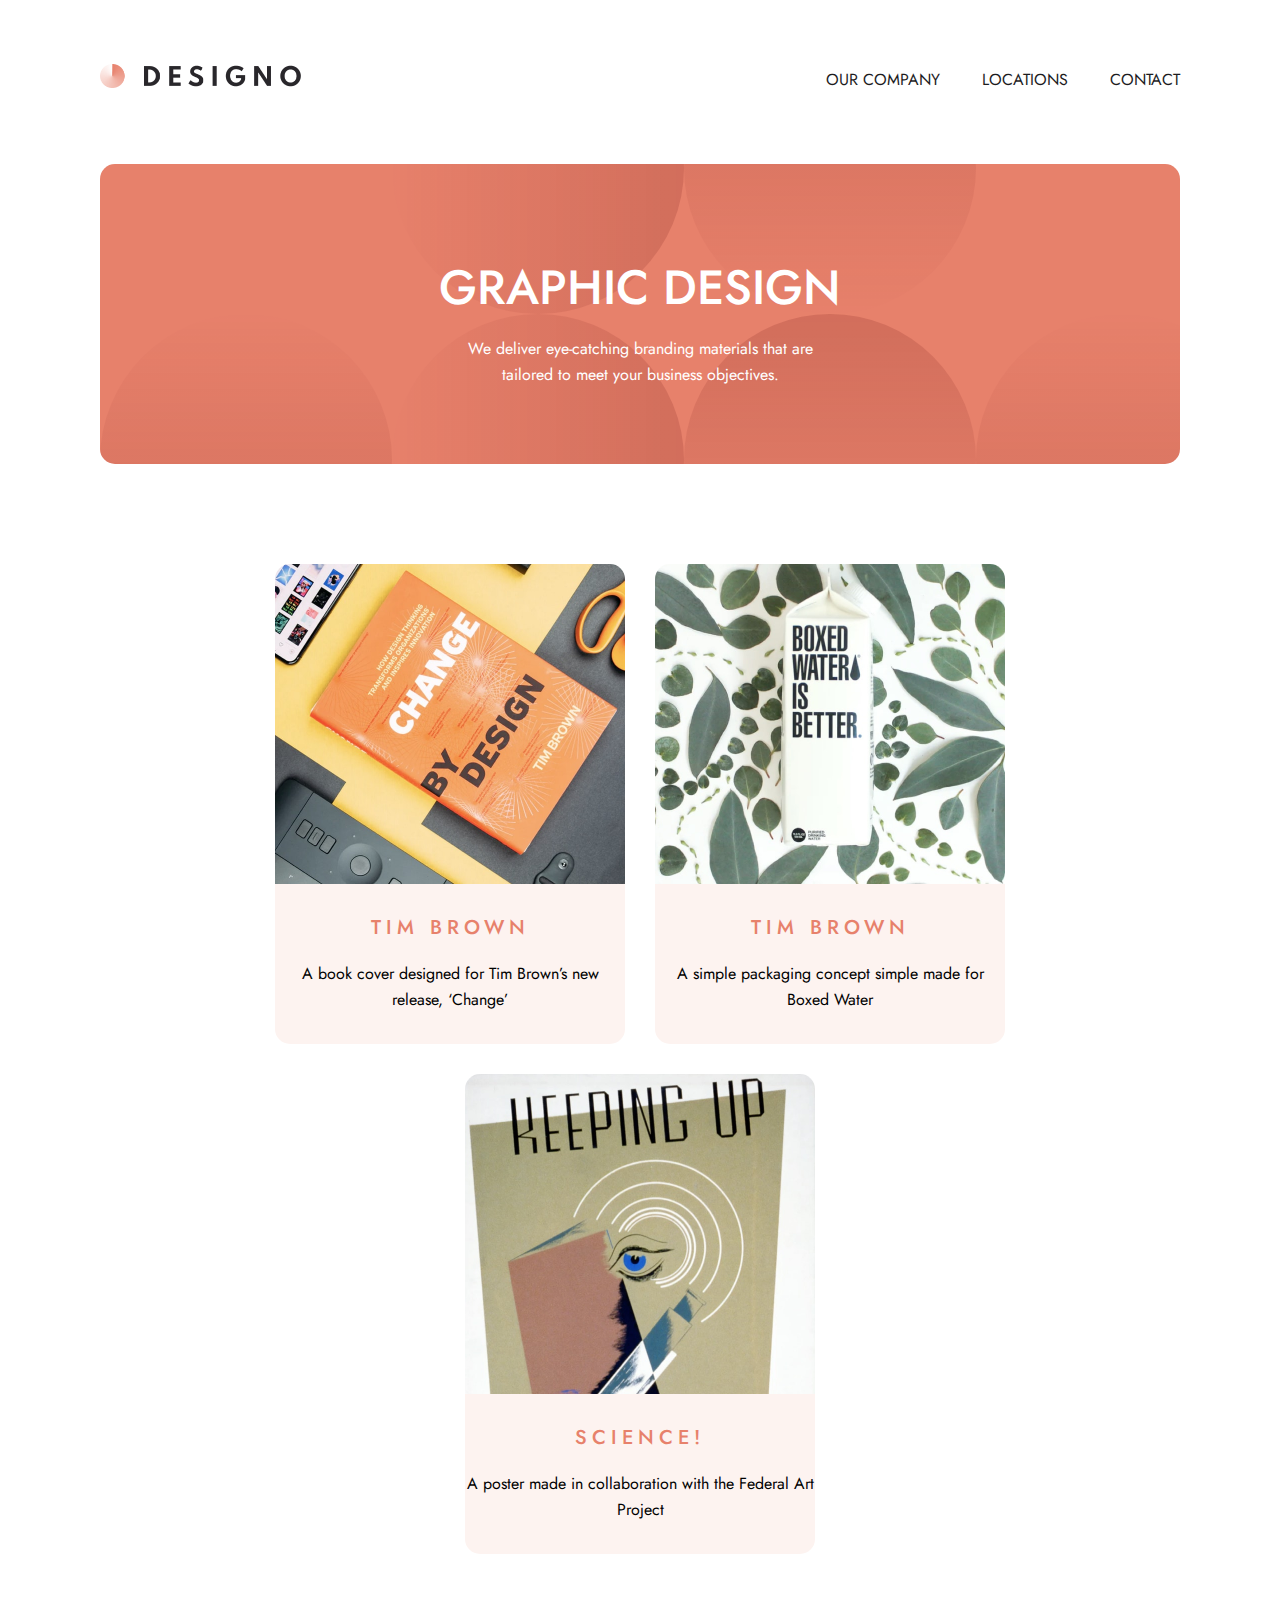
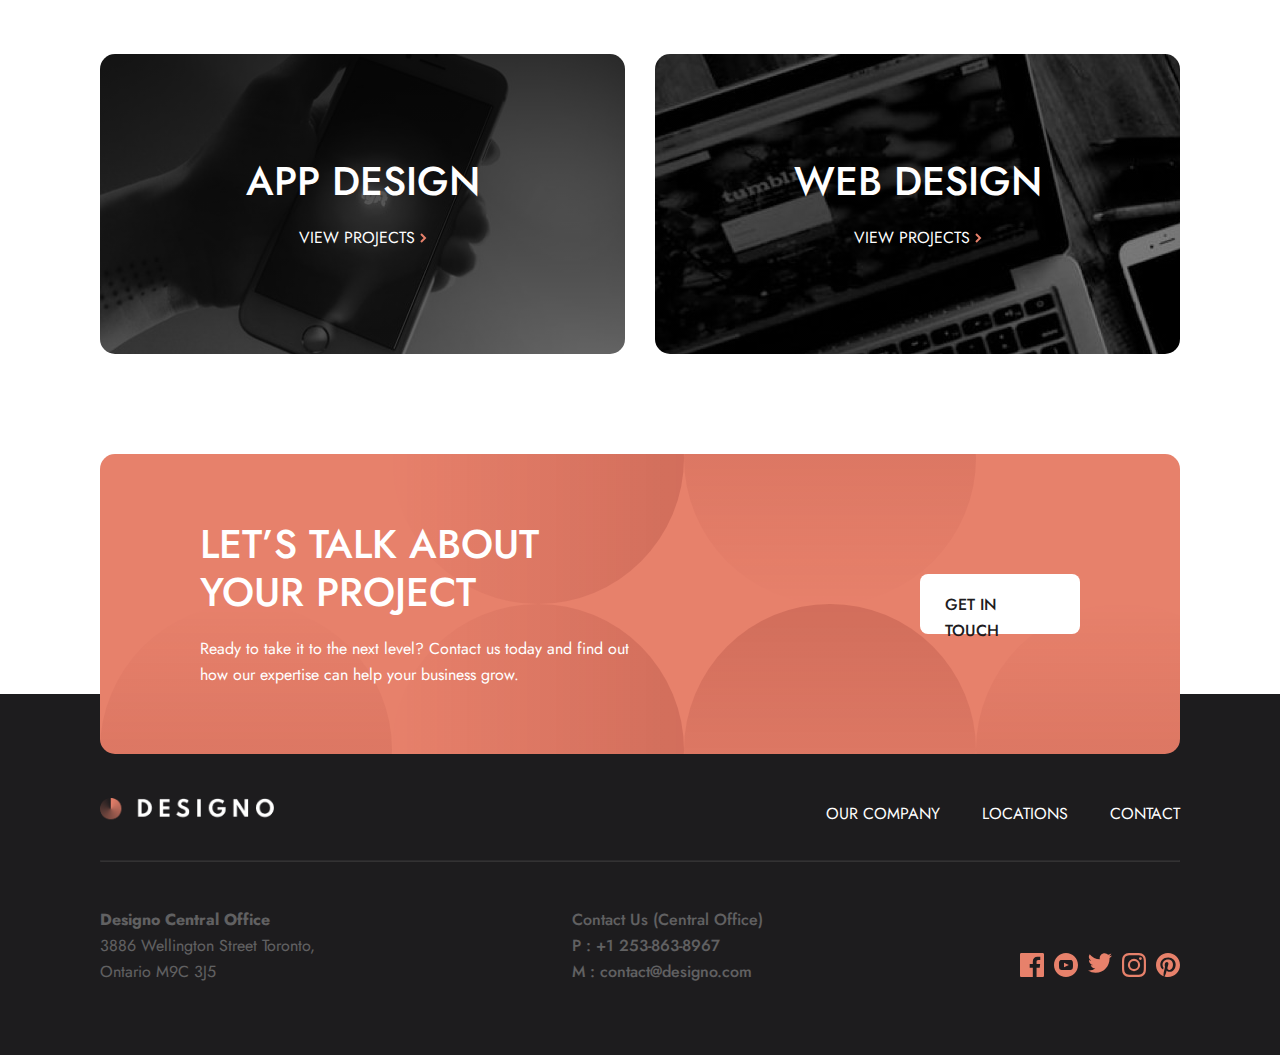
<file: pages/graphic.html>
<!DOCTYPE html>
<html lang="en">
  <head>
    <meta charset="UTF-8" />
    <meta name="viewport" content="width=device-width, initial-scale=1.0" />
    <title>Graphic Design</title>
    <link rel="shortcut icon" href="/images/favicon-32x32.png" type="image/x-icon">
    <link rel="stylesheet" href="../css/main.css" />
  </head>
  <body>
    <header class="container header">
      <div class="header__logo">
        <a href="/index.html">
          <img src="/images/Frame 13.png" alt="logo-desingo" height="24"
        /></a>
      </div>
      <nav class="header__nav">
        <ul class="header__nav__list">
          <li class="header__nav__link">
            <a href="/pages/about.html">OUR COMPANY</a>
          </li>
          <li class="header__nav__link">
            <a href="/pages/location.html">LOCATIONS</a>
          </li>
          <li class="header__nav__link">
            <a href="/pages/contact.html">CONTACT</a>
          </li>
        </ul>
      </nav>
    </header>
    <main class="container">
      <section class="main-web">
        <h1>Graphic Design</h1>
        <p>
          We deliver eye-catching branding materials that are <br />
          tailored to meet your business objectives.
        </p>
      </section>
      <section class="main-gallery">
        <div class="main-gallery__item">
          <img
            src="/images/graphic-design/desktop/image-change.jpg"
            alt="image-builder"
          />
          <div class="main-gallery__content">
            <h3>TIM BROWN</h3>
            <p>A book cover designed for Tim Brown’s new release, ‘Change’</p>
          </div>
        </div>
        <div class="main-gallery__item">
          <img
            src="/images/graphic-design/desktop/image-boxed-water.jpg"
            alt="image-photon"
          />
          <div class="main-gallery__content">
            <h3>TIM BROWN</h3>
            <p>A simple packaging concept simple made for Boxed Water</p>
          </div>
        </div>
        <div class="main-gallery__item">
          <img
            src="/images/graphic-design/desktop/image-science.jpg"
            alt="image-builder"
          />
          <div class="main-gallery__content">
            <h3>SCIENCE!</h3>
            <p>A poster made in collaboration with the Federal Art Project</p>
          </div>
        </div>
      </section>
      <section class="main-nav">
        <div class="main-nav__link-nav">
          <div class="main-nav__desktop-link-graphic bg-img-app">
            <h2>APP DESIGN</h2>
            <a href="/pages/app.html"
              >VIEW PROJECTS
              <svg width="7" height="10" xmlns="http://www.w3.org/2000/svg">
                <path
                  d="M1 1l4 4-4 4"
                  stroke="#E7816B"
                  stroke-width="2"
                  fill="none"
                  fill-rule="evenodd"
                /></svg
            ></a>
          </div>
          <div class="main-nav__desktop-link-app bg-img-web">
            <h2>WEB DESIGN</h2>
            <a href="/pages/web.html"
              >VIEW PROJECTS
              <svg width="7" height="10" xmlns="http://www.w3.org/2000/svg">
                <path
                  d="M1 1l4 4-4 4"
                  stroke="#E7816B"
                  stroke-width="2"
                  fill="none"
                  fill-rule="evenodd"
                /></svg
            ></a>
          </div>
        </div>
      </section>
      <section class="main-about">
        <div class="main-about__content">
          <h2 class="main-about__title">Let’s talk about your project</h2>
          <p class="main-about__text">
            Ready to take it to the next level? Contact us today and find out
            how our expertise can help your business grow.
          </p>
        </div>
        <a class="btn-ligh main-about__btn" href="/pages/contact.html"
          >Get in touch</a
        >
      </section>
    </main>
    <footer class="container footer">
      <div class="footer__start">
        <div class="footer__logo">
          <a href="/index.html">
            <img src="/images/Group 13.png" alt="logo-desingo" height="24"
          /></a>
        </div>
        <nav class="footer__nav">
          <ul class="footer__nav__list">
            <li class="footer__nav__link">
              <a href="/pages/about.html">OUR COMPANY</a>
            </li>
            <li class="footer__nav__link">
              <a href="/pages/location.html">LOCATIONS</a>
            </li>
            <li class="footer__nav__link">
              <a href="/pages/contact.html">CONTACT</a>
            </li>
          </ul>
        </nav>
      </div>
      <hr />
      <div class="footer__end">
        <address class="footer__address">
          <b>Designo Central Office</b> <br />3886 Wellington Street Toronto,<br />
          Ontario M9C 3J5
        </address>
        <address class="footer__contact">
          Contact Us (Central Office) <br />P :
          <a href="tel:+12538638967">+1 253-863-8967</a> <br />M :
          <a href="mailto:contact@designo.com">contact@designo.com</a>
        </address>
        <address class="footer__link-soci">
          <a href=""
            ><svg width="24" height="24" xmlns="http://www.w3.org/2000/svg">
              <path
                d="M22.675 0H1.325C.593 0 0 .593 0 1.325v21.351C0 23.407.593 24 1.325 24H12.82v-9.294H9.692v-3.622h3.128V8.413c0-3.1 1.893-4.788 4.659-4.788 1.325 0 2.463.099 2.795.143v3.24l-1.918.001c-1.504 0-1.795.715-1.795 1.763v2.313h3.587l-.467 3.622h-3.12V24h6.116c.73 0 1.323-.593 1.323-1.325V1.325C24 .593 23.407 0 22.675 0z"
                fill="#E7816B"
                fill-rule="nonzero"
              /></svg
          ></a>
          <a href=""
            ><svg width="24" height="24" xmlns="http://www.w3.org/2000/svg">
              <path
                d="M12 0C5.373 0 0 5.373 0 12s5.373 12 12 12 12-5.373 12-12S18.627 0 12 0zm4.441 16.892c-2.102.144-6.784.144-8.883 0C5.282 16.736 5.017 15.622 5 12c.017-3.629.285-4.736 2.558-4.892 2.099-.144 6.782-.144 8.883 0C18.718 7.264 18.982 8.378 19 12c-.018 3.629-.285 4.736-2.559 4.892zM10 9.658l4.917 2.338L10 14.342V9.658z"
                fill="#E7816B"
                fill-rule="nonzero"
              /></svg
          ></a>
          <a href=""
            ><svg width="24" height="20" xmlns="http://www.w3.org/2000/svg">
              <path
                d="M24 2.557a9.83 9.83 0 01-2.828.775A4.932 4.932 0 0023.337.608a9.864 9.864 0 01-3.127 1.195A4.916 4.916 0 0016.616.248c-3.179 0-5.515 2.966-4.797 6.045A13.978 13.978 0 011.671 1.149a4.93 4.93 0 001.523 6.574 4.903 4.903 0 01-2.229-.616c-.054 2.281 1.581 4.415 3.949 4.89a4.935 4.935 0 01-2.224.084 4.928 4.928 0 004.6 3.419A9.9 9.9 0 010 17.54a13.94 13.94 0 007.548 2.212c9.142 0 14.307-7.721 13.995-14.646A10.025 10.025 0 0024 2.557z"
                fill="#E7816B"
                fill-rule="nonzero"
              /></svg
          ></a>
          <a href=""
            ><svg width="24" height="24" xmlns="http://www.w3.org/2000/svg">
              <path
                d="M12 2.163c3.204 0 3.584.012 4.85.07 3.252.148 4.771 1.691 4.919 4.919.058 1.265.069 1.645.069 4.849 0 3.205-.012 3.584-.069 4.849-.149 3.225-1.664 4.771-4.919 4.919-1.266.058-1.644.07-4.85.07-3.204 0-3.584-.012-4.849-.07-3.26-.149-4.771-1.699-4.919-4.92-.058-1.265-.07-1.644-.07-4.849 0-3.204.013-3.583.07-4.849.149-3.227 1.664-4.771 4.919-4.919 1.266-.057 1.645-.069 4.849-.069zM12 0C8.741 0 8.333.014 7.053.072 2.695.272.273 2.69.073 7.052.014 8.333 0 8.741 0 12c0 3.259.014 3.668.072 4.948.2 4.358 2.618 6.78 6.98 6.98C8.333 23.986 8.741 24 12 24c3.259 0 3.668-.014 4.948-.072 4.354-.2 6.782-2.618 6.979-6.98.059-1.28.073-1.689.073-4.948 0-3.259-.014-3.667-.072-4.947-.196-4.354-2.617-6.78-6.979-6.98C15.668.014 15.259 0 12 0zm0 5.838a6.162 6.162 0 100 12.324 6.162 6.162 0 000-12.324zM12 16a4 4 0 110-8 4 4 0 010 8zm6.406-11.845a1.44 1.44 0 100 2.881 1.44 1.44 0 000-2.881z"
                fill="#E7816B"
                fill-rule="nonzero"
              /></svg
          ></a>
          <a href=""
            ><svg width="24" height="24" xmlns="http://www.w3.org/2000/svg">
              <path
                d="M12 0C5.373 0 0 5.372 0 12c0 5.084 3.163 9.426 7.627 11.174-.105-.949-.2-2.405.042-3.441.218-.937 1.407-5.965 1.407-5.965s-.359-.719-.359-1.782c0-1.668.967-2.914 2.171-2.914 1.023 0 1.518.769 1.518 1.69 0 1.029-.655 2.568-.994 3.995-.283 1.194.599 2.169 1.777 2.169 2.133 0 3.772-2.249 3.772-5.495 0-2.873-2.064-4.882-5.012-4.882-3.414 0-5.418 2.561-5.418 5.207 0 1.031.397 2.138.893 2.738a.36.36 0 01.083.345l-.333 1.36c-.053.22-.174.267-.402.161-1.499-.698-2.436-2.889-2.436-4.649 0-3.785 2.75-7.262 7.929-7.262 4.163 0 7.398 2.967 7.398 6.931 0 4.136-2.607 7.464-6.227 7.464-1.216 0-2.359-.631-2.75-1.378l-.748 2.853c-.271 1.043-1.002 2.35-1.492 3.146C9.57 23.812 10.763 24 12 24c6.627 0 12-5.373 12-12 0-6.628-5.373-12-12-12z"
                fill="#E7816B"
                fill-rule="nonzero"
              /></svg
          ></a>
        </address>
      </div>
    </footer>
  </body>
</html>
</file>
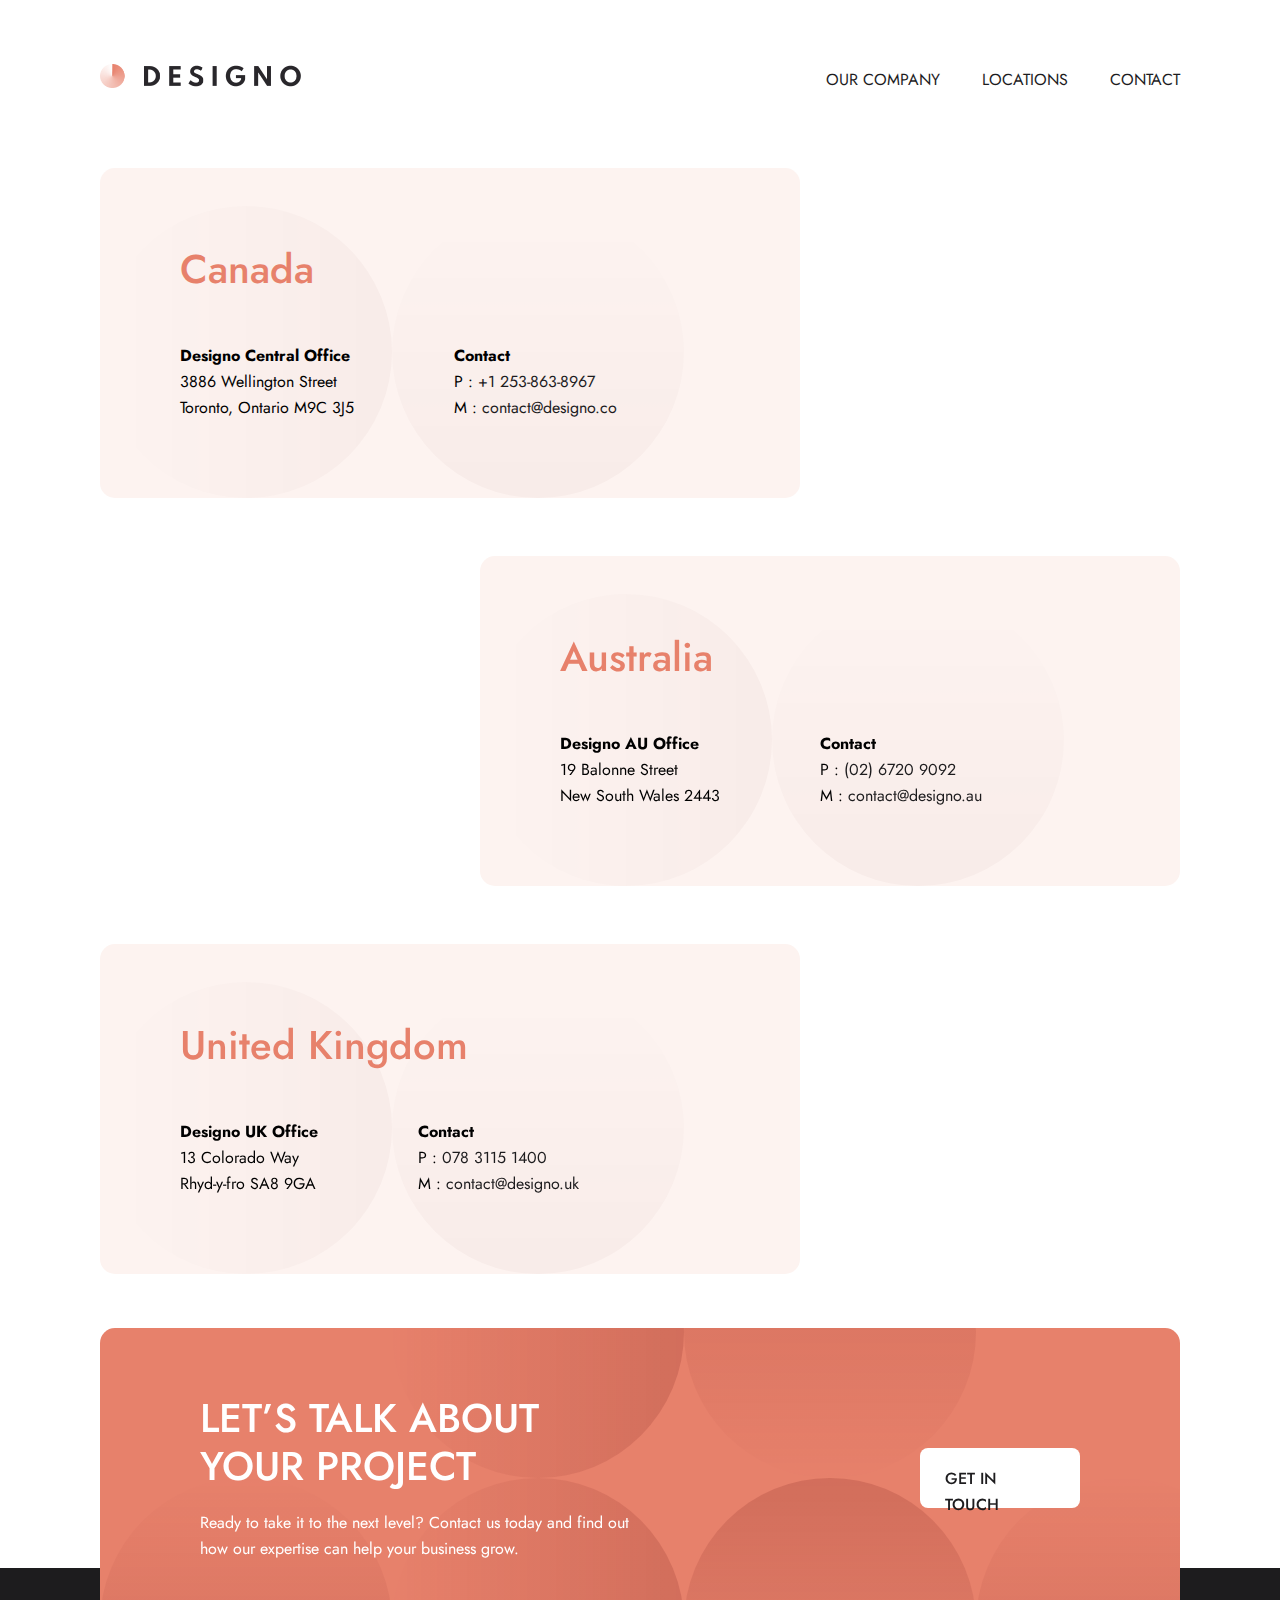
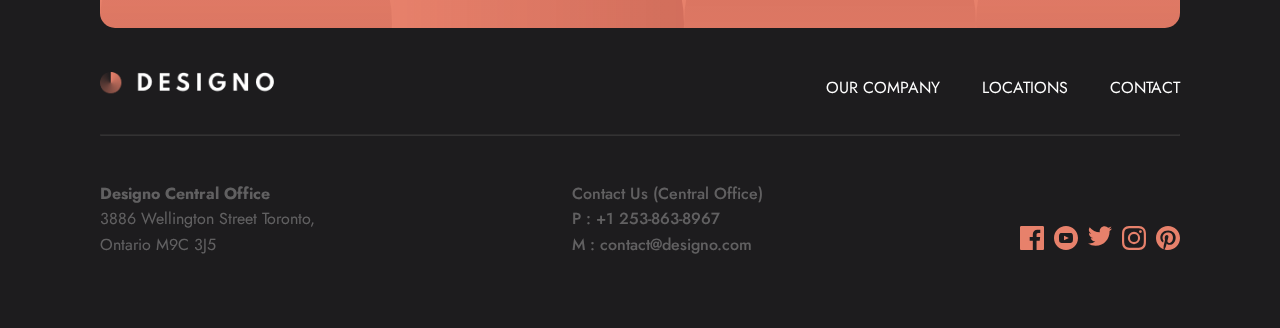
<file: pages/location.html>
<!DOCTYPE html>
<html lang="en">
  <head>
    <meta charset="UTF-8" />
    <meta name="viewport" content="width=device-width, initial-scale=1.0" />
    <title>Location</title>
    <link rel="shortcut icon" href="/images/favicon-32x32.png" type="image/x-icon">
    <link rel="stylesheet" href="../css/main.css" />
  </head>
  <body>
    <header class="container header">
      <div class="header__logo">
        <a href="/index.html">
          <img src="/images/Frame 13.png" alt="logo-desingo" height="24"
        /></a>
      </div>
      <nav class="header__nav">
        <ul class="header__nav__list">
          <li class="header__nav__link">
            <a href="/pages/about.html">OUR COMPANY</a>
          </li>
          <li class="header__nav__link">
            <a href="/pages/location.html">LOCATIONS</a>
          </li>
          <li class="header__nav__link">
            <a href="/pages/contact.html">CONTACT</a>
          </li>
        </ul>
      </nav>
    </header>
    <main class="container">
      <section class="main-locatin-canada">
        <div class="main-locatin-canada__content">
          <h2 class="main-locatin-canada__titele">Canada</h2>
          <div class="main-locatin-canada__adderss">
            <address >
              <b>Designo Central Office</b><br />
              3886 Wellington Street <br />
              Toronto, Ontario M9C 3J5
            </address>
            <address>
              <b>Contact </b> <br />
              P : <a href="tel:+12538638967">+1 253-863-8967</a><br />
              M : <a href="mailto:contact@designo.co">contact@designo.co</a>
            </address>
          </div>
        </div>
        <div class="map"> <iframe src="https://www.google.com/maps/embed?pb=!1m18!1m12!1m3!1d11536.270044337754!2d-79.24201453430487!3d43.7091460541586!2m3!1f0!2f0!3f0!3m2!1i1024!2i768!4f13.1!3m3!1m2!1s0x89d4cfbe638ccd2d%3A0x605818c8630be888!2z0JHQu9Cw0YTQtdGA0YEg0J_QsNGA0Log0JHQuNGH!5e0!3m2!1sru!2s!4v1707521998369!5m2!1sru!2s" width="600" height="450" style="border:0;" allowfullscreen="" loading="lazy" referrerpolicy="no-referrer-when-downgrade"></iframe></div>
      </section>
      <section class="main-locatin-canada">
      <div class="map"><iframe src="https://www.google.com/maps/embed?pb=!1m18!1m12!1m3!1d89897.02788542183!2d151.50041236294234!3d-33.14013814580235!2m3!1f0!2f0!3f0!3m2!1i1024!2i768!4f13.1!3m3!1m2!1s0x6b732811a23c429f%3A0x5017d681632dc20!2z0JzQvtGA0LjRgdGB0LXRgiDQndC-0LIuINCu0LYuINCj0Y3Qu9GM0YEgMjI2NCwg0JDQstGB0YLRgNCw0LvQuNGP!5e0!3m2!1sru!2s!4v1707522304536!5m2!1sru!2s" width="600" height="450" style="border:0;" allowfullscreen="" loading="lazy" referrerpolicy="no-referrer-when-downgrade"></iframe></div>
        <div class="main-locatin-canada__content">
          <h2 class="main-locatin-canada__titele">Australia</h2>
          <div class="main-locatin-canada__adderss">
            <address >
              <b>Designo AU Office</b><br>
              19 Balonne Street <br> New South Wales 2443
            </address>
            <address>
              <b>Contact </b> <br />
              P : <a href="tel:0267209092">(02) 6720 9092</a><br />
              M : <a href="mailto:contact@designo.au">contact@designo.au</a>
            </address>
          </div>
        </div>
      </section>
      <section class="main-locatin-canada">
        <div class="main-locatin-canada__content">
          <h2 class="main-locatin-canada__titele">United Kingdom</h2>
          <div class="main-locatin-canada__adderss">
            <address >
              <b>Designo UK Office</b><br>
              13  Colorado Way <br> Rhyd-y-fro SA8 9GA
            </address>
            <address>
              <b>Contact </b> <br />
              P : <a href="tel:07831151400">078 3115 1400</a><br />
              M : <a href="mailto:contact@designo.uk">contact@designo.uk</a>
            </address>
          </div>
        </div>
        <div class="map"><iframe src="https://www.google.com/maps/embed?pb=!1m18!1m12!1m3!1d20005.006367593!2d-1.3614416082976213!3d53.73115114650692!2m3!1f0!2f0!3f0!3m2!1i1024!2i768!4f13.1!3m3!1m2!1s0x487941e19bd78593%3A0x73617b156e51b5d2!2z0KTQtdGA0YDQuCDQpNGA0LDQudGB0YLQvtC9LCDQmtCw0YHQu9GE0L7RgNC0LCDQktC10LvQuNC60L7QsdGA0LjRgtCw0L3QuNGP!5e0!3m2!1sru!2s!4v1707522373049!5m2!1sru!2s" width="600" height="450" style="border:0;" allowfullscreen="" loading="lazy" referrerpolicy="no-referrer-when-downgrade"></iframe></div>
      </section>
      <section class="main-about">
        <div class="main-about__content">
          <h2 class="main-about__title">Let’s talk about your project</h2>
          <p class="main-about__text">
            Ready to take it to the next level? Contact us today and find out
            how our expertise can help your business grow.
          </p>
        </div>
        <a class="btn-ligh main-about__btn" href="/pages/contact.html"
          >Get in touch</a
        >
      </section>
    </main>
    <footer class="container footer">
      <div class="footer__start">
        <div class="footer__logo">
          <a href="/index.html">
            <img src="/images/Group 13.png" alt="logo-desingo" height="24"
          /></a>
        </div>
        <nav class="footer__nav">
          <ul class="footer__nav__list">
            <li class="footer__nav__link">
              <a href="/pages/about.html">OUR COMPANY</a>
            </li>
            <li class="footer__nav__link">
              <a href="/pages/location.html">LOCATIONS</a>
            </li>
            <li class="footer__nav__link">
              <a href="/pages/contact.html">CONTACT</a>
            </li>
          </ul>
        </nav>
      </div>
      <hr />
      <div class="footer__end">
        <address class="footer__address">
          <b>Designo Central Office</b> <br />3886 Wellington Street Toronto,<br />
          Ontario M9C 3J5
        </address>
        <address class="footer__contact">
          Contact Us (Central Office) <br />P :
          <a href="tel:+12538638967">+1 253-863-8967</a> <br />M :
          <a href="mailto:contact@designo.com">contact@designo.com</a>
        </address>
        <address class="footer__link-soci">
          <a href=""
            ><svg width="24" height="24" xmlns="http://www.w3.org/2000/svg">
              <path
                d="M22.675 0H1.325C.593 0 0 .593 0 1.325v21.351C0 23.407.593 24 1.325 24H12.82v-9.294H9.692v-3.622h3.128V8.413c0-3.1 1.893-4.788 4.659-4.788 1.325 0 2.463.099 2.795.143v3.24l-1.918.001c-1.504 0-1.795.715-1.795 1.763v2.313h3.587l-.467 3.622h-3.12V24h6.116c.73 0 1.323-.593 1.323-1.325V1.325C24 .593 23.407 0 22.675 0z"
                fill="#E7816B"
                fill-rule="nonzero"
              /></svg
          ></a>
          <a href=""
            ><svg width="24" height="24" xmlns="http://www.w3.org/2000/svg">
              <path
                d="M12 0C5.373 0 0 5.373 0 12s5.373 12 12 12 12-5.373 12-12S18.627 0 12 0zm4.441 16.892c-2.102.144-6.784.144-8.883 0C5.282 16.736 5.017 15.622 5 12c.017-3.629.285-4.736 2.558-4.892 2.099-.144 6.782-.144 8.883 0C18.718 7.264 18.982 8.378 19 12c-.018 3.629-.285 4.736-2.559 4.892zM10 9.658l4.917 2.338L10 14.342V9.658z"
                fill="#E7816B"
                fill-rule="nonzero"
              /></svg
          ></a>
          <a href=""
            ><svg width="24" height="20" xmlns="http://www.w3.org/2000/svg">
              <path
                d="M24 2.557a9.83 9.83 0 01-2.828.775A4.932 4.932 0 0023.337.608a9.864 9.864 0 01-3.127 1.195A4.916 4.916 0 0016.616.248c-3.179 0-5.515 2.966-4.797 6.045A13.978 13.978 0 011.671 1.149a4.93 4.93 0 001.523 6.574 4.903 4.903 0 01-2.229-.616c-.054 2.281 1.581 4.415 3.949 4.89a4.935 4.935 0 01-2.224.084 4.928 4.928 0 004.6 3.419A9.9 9.9 0 010 17.54a13.94 13.94 0 007.548 2.212c9.142 0 14.307-7.721 13.995-14.646A10.025 10.025 0 0024 2.557z"
                fill="#E7816B"
                fill-rule="nonzero"
              /></svg
          ></a>
          <a href=""
            ><svg width="24" height="24" xmlns="http://www.w3.org/2000/svg">
              <path
                d="M12 2.163c3.204 0 3.584.012 4.85.07 3.252.148 4.771 1.691 4.919 4.919.058 1.265.069 1.645.069 4.849 0 3.205-.012 3.584-.069 4.849-.149 3.225-1.664 4.771-4.919 4.919-1.266.058-1.644.07-4.85.07-3.204 0-3.584-.012-4.849-.07-3.26-.149-4.771-1.699-4.919-4.92-.058-1.265-.07-1.644-.07-4.849 0-3.204.013-3.583.07-4.849.149-3.227 1.664-4.771 4.919-4.919 1.266-.057 1.645-.069 4.849-.069zM12 0C8.741 0 8.333.014 7.053.072 2.695.272.273 2.69.073 7.052.014 8.333 0 8.741 0 12c0 3.259.014 3.668.072 4.948.2 4.358 2.618 6.78 6.98 6.98C8.333 23.986 8.741 24 12 24c3.259 0 3.668-.014 4.948-.072 4.354-.2 6.782-2.618 6.979-6.98.059-1.28.073-1.689.073-4.948 0-3.259-.014-3.667-.072-4.947-.196-4.354-2.617-6.78-6.979-6.98C15.668.014 15.259 0 12 0zm0 5.838a6.162 6.162 0 100 12.324 6.162 6.162 0 000-12.324zM12 16a4 4 0 110-8 4 4 0 010 8zm6.406-11.845a1.44 1.44 0 100 2.881 1.44 1.44 0 000-2.881z"
                fill="#E7816B"
                fill-rule="nonzero"
              /></svg
          ></a>
          <a href=""
            ><svg width="24" height="24" xmlns="http://www.w3.org/2000/svg">
              <path
                d="M12 0C5.373 0 0 5.372 0 12c0 5.084 3.163 9.426 7.627 11.174-.105-.949-.2-2.405.042-3.441.218-.937 1.407-5.965 1.407-5.965s-.359-.719-.359-1.782c0-1.668.967-2.914 2.171-2.914 1.023 0 1.518.769 1.518 1.69 0 1.029-.655 2.568-.994 3.995-.283 1.194.599 2.169 1.777 2.169 2.133 0 3.772-2.249 3.772-5.495 0-2.873-2.064-4.882-5.012-4.882-3.414 0-5.418 2.561-5.418 5.207 0 1.031.397 2.138.893 2.738a.36.36 0 01.083.345l-.333 1.36c-.053.22-.174.267-.402.161-1.499-.698-2.436-2.889-2.436-4.649 0-3.785 2.75-7.262 7.929-7.262 4.163 0 7.398 2.967 7.398 6.931 0 4.136-2.607 7.464-6.227 7.464-1.216 0-2.359-.631-2.75-1.378l-.748 2.853c-.271 1.043-1.002 2.35-1.492 3.146C9.57 23.812 10.763 24 12 24c6.627 0 12-5.373 12-12 0-6.628-5.373-12-12-12z"
                fill="#E7816B"
                fill-rule="nonzero"
              /></svg
          ></a>
        </address>
      </div>
    </footer>
  </body>
</html>
</file>
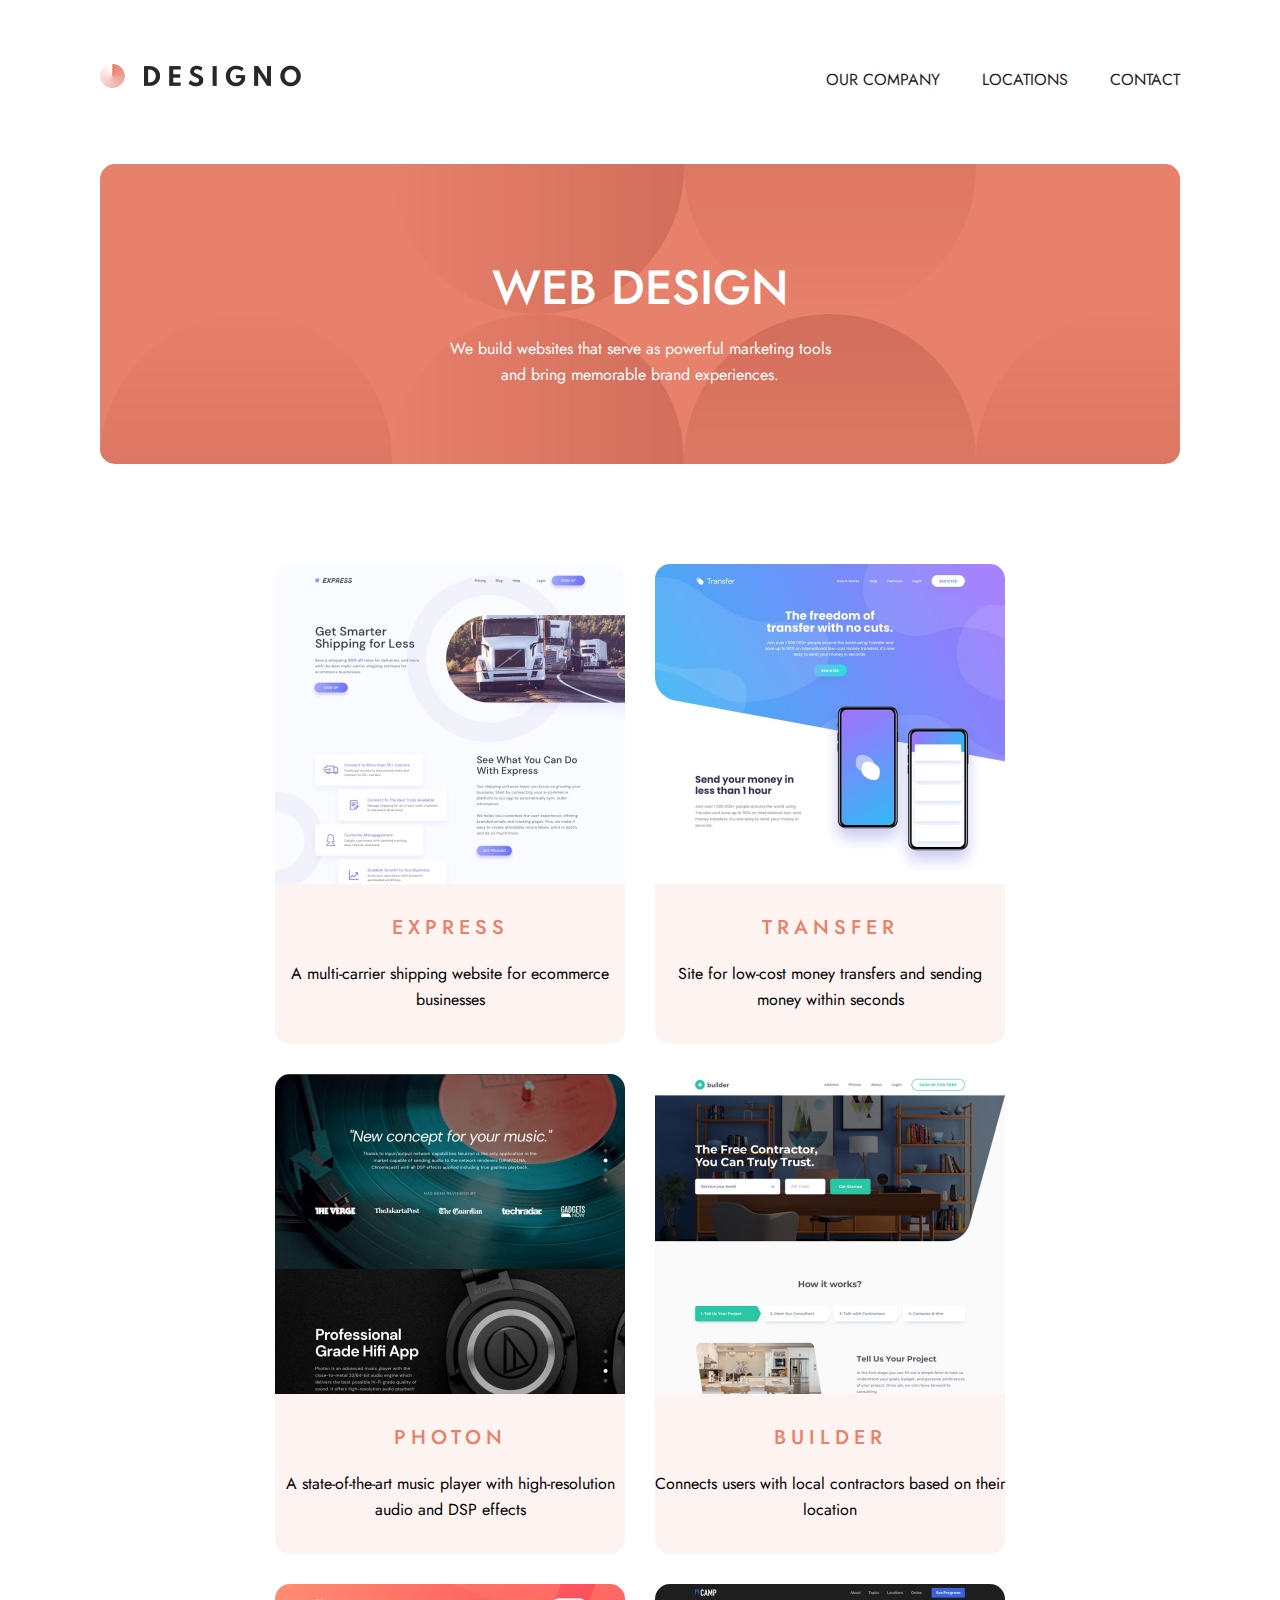
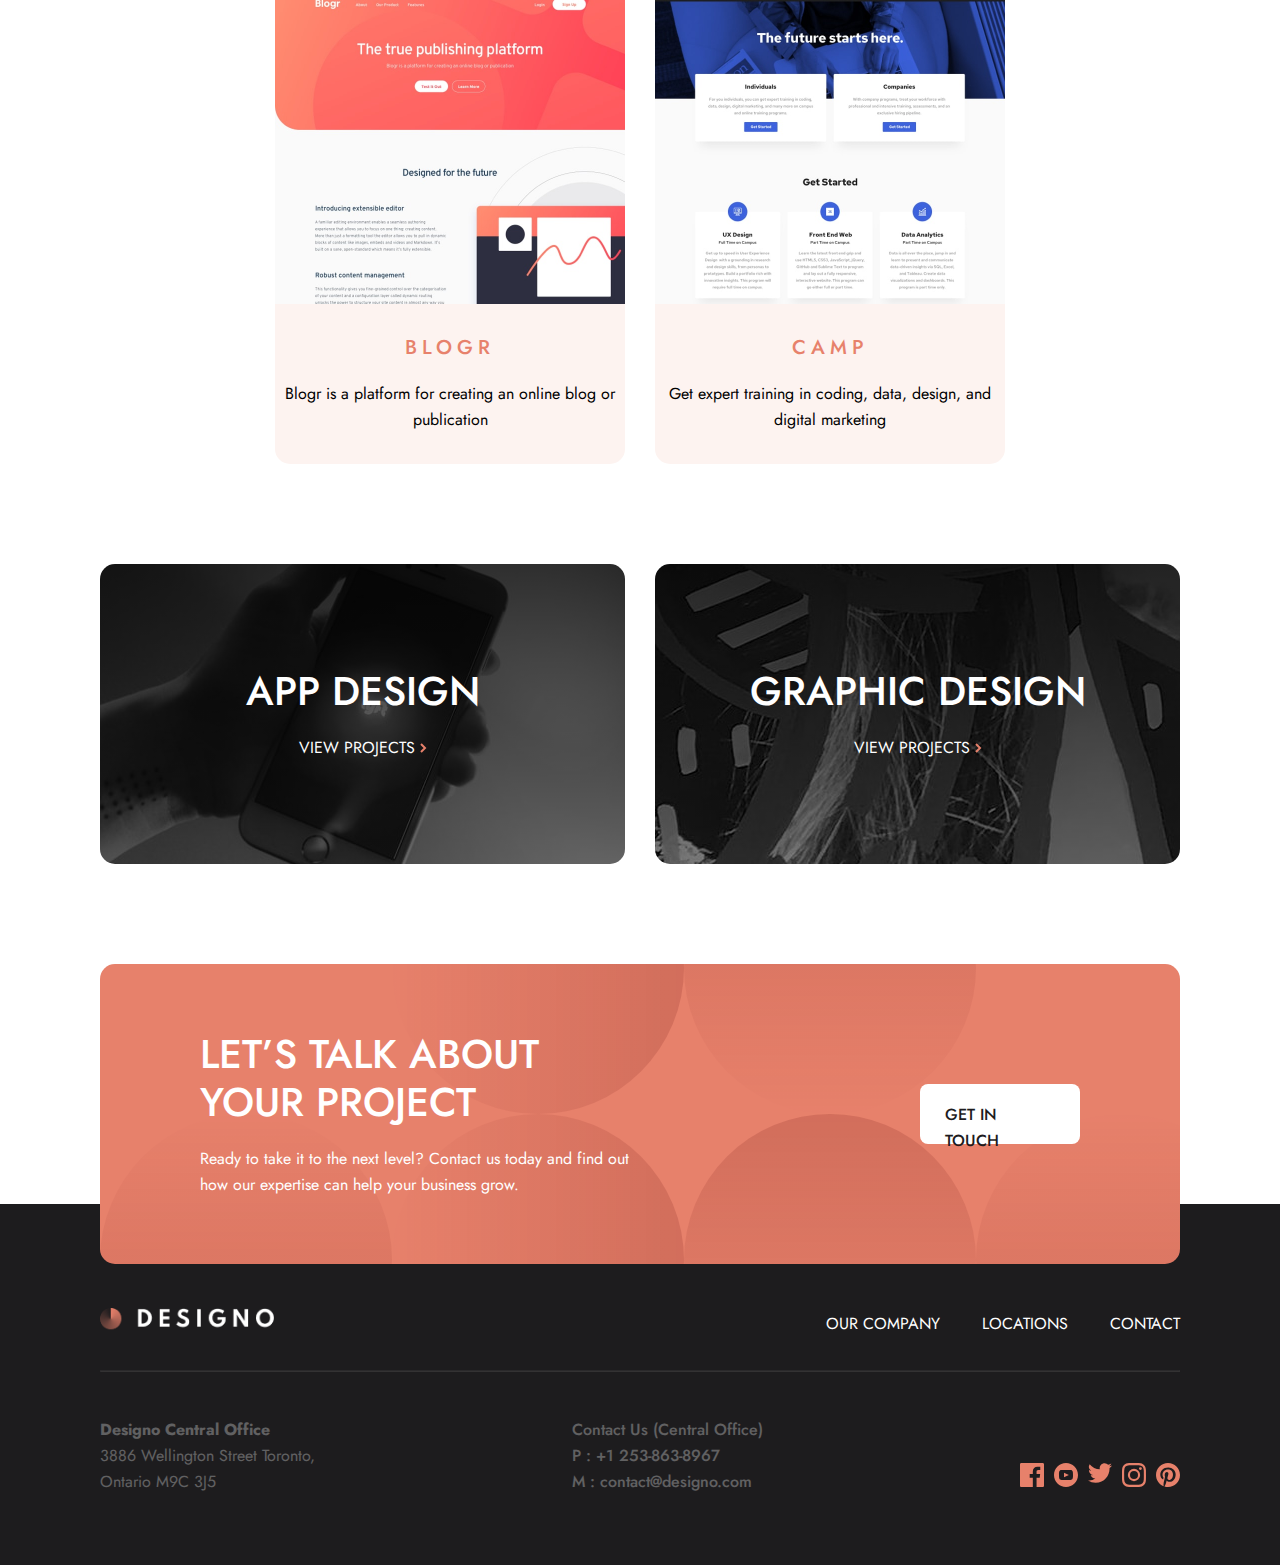
<file: pages/web.html>
<!DOCTYPE html>
<html lang="en">
  <head>
    <meta charset="UTF-8" />
    <meta name="viewport" content="width=device-width, initial-scale=1.0" />
    <title>Web Design</title>
    <link rel="shortcut icon" href="/images/favicon-32x32.png" type="image/x-icon">
    <link rel="stylesheet" href="../css/main.css" />
  </head>
  <body>
    <header class="container header">
      <div class="header__logo">
        <a href="/index.html">
          <img src="/images/Frame 13.png" alt="logo-desingo" height="24"
        /></a>
      </div>
      <nav class="header__nav">
        <ul class="header__nav__list">
          <li class="header__nav__link">
            <a href="/pages/about.html">OUR COMPANY</a>
          </li>
          <li class="header__nav__link">
            <a href="/pages/location.html">LOCATIONS</a>
          </li>
          <li class="header__nav__link">
            <a href="/pages/contact.html">CONTACT</a>
          </li>
        </ul>
      </nav>
    </header>
    <main class="container">
      <section class="main-web">
        <h1>Web Design</h1>
        <p>
          We build websites that serve as powerful marketing tools <br />
          and bring memorable brand experiences.
        </p>
      </section>
      <section class="main-gallery">
        <div class="main-gallery__item">
          <img
            src="/images/web-design/desktop/image-express.jpg"
            alt="image-express"
          />
          <div class="main-gallery__content">
            <h3>EXPRESS</h3>
            <p>A multi-carrier shipping website for ecommerce businesses</p>
          </div>
        </div>
        <div class="main-gallery__item">
          <img
            src="/images/web-design/desktop/image-transfer.jpg"
            alt="image-transfer"
          />
          <div class="main-gallery__content">
            <h3>TRANSFER</h3>
            <p>
              Site for low-cost money transfers and sending money within seconds
            </p>
          </div>
        </div>
        <div class="main-gallery__item">
          <img
            src="/images/web-design/desktop/image-photon.jpg"
            alt="image-photon"
          />
          <div class="main-gallery__content">
            <h3>PHOTON</h3>
            <p>
              A state-of-the-art music player with high-resolution audio and DSP
              effects
            </p>
          </div>
        </div>
        <div class="main-gallery__item">
          <img
            src="/images/web-design/desktop/image-builder.jpg"
            alt="image-builder"
          />
          <div class="main-gallery__content">
            <h3>BUILDER</h3>
            <p>Connects users with local contractors based on their location</p>
          </div>
        </div>
        <div class="main-gallery__item">
          <img
            src="/images/web-design/desktop/image-blogr.jpg"
            alt="image-blogr"
          />
          <div class="main-gallery__content">
            <h3>BLOGR</h3>
            <p>
              Blogr is a platform for creating an online blog or publication
            </p>
          </div>
        </div>
        <div class="main-gallery__item">
          <img
            src="/images/web-design/desktop/image-camp.jpg"
            alt="image-camp"
          />
          <div class="main-gallery__content">
            <h3>CAMP</h3>
            <p>
              Get expert training in coding, data, design, and digital marketing
            </p>
          </div>
        </div>
      </section>
      <section class="main-nav">
        <div class="main-nav__link-nav">
          <div class="main-nav__desktop-link-app">
            <h2>APP DESIGN</h2>
            <a href="/pages/app.html"
              >VIEW PROJECTS
              <svg width="7" height="10" xmlns="http://www.w3.org/2000/svg">
                <path
                  d="M1 1l4 4-4 4"
                  stroke="#E7816B"
                  stroke-width="2"
                  fill="none"
                  fill-rule="evenodd"
                /></svg
            ></a>
          </div>
          <div class="main-nav__desktop-link-graphic ">
            <h2>GRAPHIC DESIGN</h2>
            <a href="/pages/graphic.html"
              >VIEW PROJECTS
              <svg width="7" height="10" xmlns="http://www.w3.org/2000/svg">
                <path
                  d="M1 1l4 4-4 4"
                  stroke="#E7816B"
                  stroke-width="2"
                  fill="none"
                  fill-rule="evenodd"
                /></svg
            ></a>
          </div>
        </div>
      </section>
      <section class="main-about">
        <div class="main-about__content">
          <h2 class="main-about__title">Let’s talk about your project</h2>
          <p class="main-about__text">
            Ready to take it to the next level? Contact us today and find out
            how our expertise can help your business grow.
          </p>
        </div>
        <a class="btn-ligh main-about__btn" href="/pages/contact.html"
          >Get in touch</a
        >
      </section>
    </main>
    <footer class="container footer">
      <div class="footer__start">
        <div class="footer__logo">
          <a href="/index.html">
            <img src="/images/Group 13.png" alt="logo-desingo" height="24"
          /></a>
        </div>
        <nav class="footer__nav">
          <ul class="footer__nav__list">
            <li class="footer__nav__link">
              <a href="/pages/about.html">OUR COMPANY</a>
            </li>
            <li class="footer__nav__link">
              <a href="/pages/location.html">LOCATIONS</a>
            </li>
            <li class="footer__nav__link">
              <a href="/pages/contact.html">CONTACT</a>
            </li>
          </ul>
        </nav>
      </div>
      <hr />
      <div class="footer__end">
        <address class="footer__address">
          <b>Designo Central Office</b> <br />3886 Wellington Street Toronto,<br />
          Ontario M9C 3J5
        </address>
        <address class="footer__contact">
          Contact Us (Central Office) <br />P :
          <a href="tel:+12538638967">+1 253-863-8967</a> <br />M :
          <a href="mailto:contact@designo.com">contact@designo.com</a>
        </address>
        <address class="footer__link-soci">
          <a href=""
            ><svg width="24" height="24" xmlns="http://www.w3.org/2000/svg">
              <path
                d="M22.675 0H1.325C.593 0 0 .593 0 1.325v21.351C0 23.407.593 24 1.325 24H12.82v-9.294H9.692v-3.622h3.128V8.413c0-3.1 1.893-4.788 4.659-4.788 1.325 0 2.463.099 2.795.143v3.24l-1.918.001c-1.504 0-1.795.715-1.795 1.763v2.313h3.587l-.467 3.622h-3.12V24h6.116c.73 0 1.323-.593 1.323-1.325V1.325C24 .593 23.407 0 22.675 0z"
                fill="#E7816B"
                fill-rule="nonzero"
              /></svg
          ></a>
          <a href=""
            ><svg width="24" height="24" xmlns="http://www.w3.org/2000/svg">
              <path
                d="M12 0C5.373 0 0 5.373 0 12s5.373 12 12 12 12-5.373 12-12S18.627 0 12 0zm4.441 16.892c-2.102.144-6.784.144-8.883 0C5.282 16.736 5.017 15.622 5 12c.017-3.629.285-4.736 2.558-4.892 2.099-.144 6.782-.144 8.883 0C18.718 7.264 18.982 8.378 19 12c-.018 3.629-.285 4.736-2.559 4.892zM10 9.658l4.917 2.338L10 14.342V9.658z"
                fill="#E7816B"
                fill-rule="nonzero"
              /></svg
          ></a>
          <a href=""
            ><svg width="24" height="20" xmlns="http://www.w3.org/2000/svg">
              <path
                d="M24 2.557a9.83 9.83 0 01-2.828.775A4.932 4.932 0 0023.337.608a9.864 9.864 0 01-3.127 1.195A4.916 4.916 0 0016.616.248c-3.179 0-5.515 2.966-4.797 6.045A13.978 13.978 0 011.671 1.149a4.93 4.93 0 001.523 6.574 4.903 4.903 0 01-2.229-.616c-.054 2.281 1.581 4.415 3.949 4.89a4.935 4.935 0 01-2.224.084 4.928 4.928 0 004.6 3.419A9.9 9.9 0 010 17.54a13.94 13.94 0 007.548 2.212c9.142 0 14.307-7.721 13.995-14.646A10.025 10.025 0 0024 2.557z"
                fill="#E7816B"
                fill-rule="nonzero"
              /></svg
          ></a>
          <a href=""
            ><svg width="24" height="24" xmlns="http://www.w3.org/2000/svg">
              <path
                d="M12 2.163c3.204 0 3.584.012 4.85.07 3.252.148 4.771 1.691 4.919 4.919.058 1.265.069 1.645.069 4.849 0 3.205-.012 3.584-.069 4.849-.149 3.225-1.664 4.771-4.919 4.919-1.266.058-1.644.07-4.85.07-3.204 0-3.584-.012-4.849-.07-3.26-.149-4.771-1.699-4.919-4.92-.058-1.265-.07-1.644-.07-4.849 0-3.204.013-3.583.07-4.849.149-3.227 1.664-4.771 4.919-4.919 1.266-.057 1.645-.069 4.849-.069zM12 0C8.741 0 8.333.014 7.053.072 2.695.272.273 2.69.073 7.052.014 8.333 0 8.741 0 12c0 3.259.014 3.668.072 4.948.2 4.358 2.618 6.78 6.98 6.98C8.333 23.986 8.741 24 12 24c3.259 0 3.668-.014 4.948-.072 4.354-.2 6.782-2.618 6.979-6.98.059-1.28.073-1.689.073-4.948 0-3.259-.014-3.667-.072-4.947-.196-4.354-2.617-6.78-6.979-6.98C15.668.014 15.259 0 12 0zm0 5.838a6.162 6.162 0 100 12.324 6.162 6.162 0 000-12.324zM12 16a4 4 0 110-8 4 4 0 010 8zm6.406-11.845a1.44 1.44 0 100 2.881 1.44 1.44 0 000-2.881z"
                fill="#E7816B"
                fill-rule="nonzero"
              /></svg
          ></a>
          <a href=""
            ><svg width="24" height="24" xmlns="http://www.w3.org/2000/svg">
              <path
                d="M12 0C5.373 0 0 5.372 0 12c0 5.084 3.163 9.426 7.627 11.174-.105-.949-.2-2.405.042-3.441.218-.937 1.407-5.965 1.407-5.965s-.359-.719-.359-1.782c0-1.668.967-2.914 2.171-2.914 1.023 0 1.518.769 1.518 1.69 0 1.029-.655 2.568-.994 3.995-.283 1.194.599 2.169 1.777 2.169 2.133 0 3.772-2.249 3.772-5.495 0-2.873-2.064-4.882-5.012-4.882-3.414 0-5.418 2.561-5.418 5.207 0 1.031.397 2.138.893 2.738a.36.36 0 01.083.345l-.333 1.36c-.053.22-.174.267-.402.161-1.499-.698-2.436-2.889-2.436-4.649 0-3.785 2.75-7.262 7.929-7.262 4.163 0 7.398 2.967 7.398 6.931 0 4.136-2.607 7.464-6.227 7.464-1.216 0-2.359-.631-2.75-1.378l-.748 2.853c-.271 1.043-1.002 2.35-1.492 3.146C9.57 23.812 10.763 24 12 24c6.627 0 12-5.373 12-12 0-6.628-5.373-12-12-12z"
                fill="#E7816B"
                fill-rule="nonzero"
              /></svg
          ></a>
        </address>
      </div>
    </footer>
  </body>
</html>
</file>
<file: css/main.css>
/* jost-regular - latin */
@font-face {
  font-display: swap; /* Check https://developer.mozilla.org/en-US/docs/Web/CSS/@font-face/font-display for other options. */
  font-family: "Jost";
  font-style: normal;
  font-weight: 400;
  src: url("../fonts/jost-v15-latin-regular.woff2") format("woff2"); /* Chrome 36+, Opera 23+, Firefox 39+, Safari 12+, iOS 10+ */
}
/* jost-500 - latin */
@font-face {
  font-display: swap; /* Check https://developer.mozilla.org/en-US/docs/Web/CSS/@font-face/font-display for other options. */
  font-family: "Jost";
  font-style: normal;
  font-weight: 500;
  src: url("../fonts/jost-v15-latin-500.woff2") format("woff2"); /* Chrome 36+, Opera 23+, Firefox 39+, Safari 12+, iOS 10+ */
}
/* jost-700 - latin */
@font-face {
  font-display: swap; /* Check https://developer.mozilla.org/en-US/docs/Web/CSS/@font-face/font-display for other options. */
  font-family: "Jost";
  font-style: normal;
  font-weight: 700;
  src: url("../fonts/jost-v15-latin-700.woff2") format("woff2"); /* Chrome 36+, Opera 23+, Firefox 39+, Safari 12+, iOS 10+ */
}
/* league-spartan-700 - latin */
@font-face {
  font-display: swap; /* Check https://developer.mozilla.org/en-US/docs/Web/CSS/@font-face/font-display for other options. */
  font-family: "League Spartan";
  font-style: normal;
  font-weight: 700;
  src: url("../fonts/league-spartan-v11-latin-700.woff2") format("woff2"); /* Chrome 36+, Opera 23+, Firefox 39+, Safari 12+, iOS 10+ */
}
h1,
h2,
h3 {
  font-weight: 500;
  text-transform: uppercase;
}

h1 {
  font-size: 4.8rem;
  line-height: 1;
}

h2 {
  font-size: 4rem;
  line-height: 1.2;
}

h3 {
  font-size: 2rem;
  line-height: 1.3;
}

* {
  padding: 0;
  margin: 0;
  box-sizing: border-box;
}

ol,
ul {
  list-style: none;
}

a {
  text-decoration: none;
}

html {
  height: 100%;
  font-size: 62.5%;
  scroll-behavior: smooth;
}

body {
  height: 100%;
  font-size: 1.6rem;
  font-style: normal;
  font-weight: 400;
  line-height: 1.62;
  font-family: "Jost", sans-serif;
  font-weight: 400;
}

.container {
  width: 100%;
  max-width: 140rem;
  margin-left: auto;
  margin-right: auto;
  padding-left: 10rem;
  padding-right: 10rem;
}

address {
  font-style: normal;
}

.btn-dark {
  padding: 1.8rem 2.5rem 1.6rem 2.5rem;
  background-color: #333136;
  border-radius: 0.8rem;
}

.btn-ligh {
  padding: 1.8rem 2.5rem 1.6rem 2.5rem;
  background-color: #FFFFFF;
  border-radius: 0.8rem;
}

.header {
  margin-top: 6.4rem;
  display: flex;
  align-items: center;
  justify-content: space-between;
  margin-bottom: 6.8rem;
}

.header__logo img {
  width: 20.1rem;
}

.header__nav__list {
  display: flex;
  gap: 4.2rem;
}

.header__nav__link a {
  color: #1D1C1E;
}
.header__nav__link a:hover {
  text-decoration: underline;
}

.about {
  display: flex;
  height: 48rem;
  align-items: center;
  justify-content: space-between;
  background-color: #E7816B;
  border-radius: 1.5rem;
  margin-bottom: 10rem;
  background-image: url("/images/about/desktop/bg-pattern-hero-about-desktop.svg");
}
.about img {
  border-radius: 0 1.5rem 1.5rem 0;
}

.about__content {
  display: flex;
  flex-direction: column;
  gap: 3.2rem;
  color: #FFFFFF;
  padding: 8rem;
}
.about__content h1 {
  text-transform: none;
}
.about__content p {
  width: 45rem;
  opacity: 0.8;
}

.about-talent {
  display: flex;
  height: 64rem;
  align-items: center;
  justify-content: space-between;
  border-radius: 1.5rem;
  margin-bottom: 10rem;
  background-color: #FDF3F0;
  gap: 8rem;
  background-image: url("/images/shared/desktop/bg-pattern-three-circles.svg");
}
.about-talent img {
  border-radius: 1.5rem 0 0 1.5rem;
}

.about-talent__content {
  padding-right: 10rem;
  display: flex;
  flex-direction: column;
  gap: 3rem;
  justify-content: space-between;
}
.about-talent__content h2 {
  color: #E7816B;
  text-transform: none;
}

.about-nav {
  margin-bottom: 10rem;
}

.about-nav__list {
  display: flex;
  align-items: center;
  justify-content: space-between;
}

.about-nav__item {
  width: 35rem;
  height: 36rem;
  display: flex;
  flex-direction: column;
  align-items: center;
  gap: 4rem;
}
.about-nav__item img {
  width: 20rem;
  height: 20rem;
  background-image: url("/images/Oval.png");
}
.about-nav__item h3 {
  letter-spacing: 5px;
  font-weight: 400;
}

.about-nav__link {
  color: #FFFFFF;
  background-color: #E7816B;
}
.about-nav__link:hover {
  background-color: #FFAD9B;
}

.about-deal {
  display: flex;
  height: 64rem;
  align-items: center;
  justify-content: space-between;
  background-color: #FDF3F0;
  border-radius: 1.5rem;
  margin-bottom: 10rem;
  padding-left: 9rem;
  background-image: url("/images/shared/desktop/bg-pattern-two-circles.svg");
  background-repeat: no-repeat;
  background-position: bottom left;
}
.about-deal img {
  border-radius: 0 1.5rem 1.5rem 0;
}

.about-deal__content {
  padding-right: 10rem;
  display: flex;
  flex-direction: column;
  gap: 3rem;
  justify-content: space-between;
}
.about-deal__content h2 {
  color: #E7816B;
  text-transform: none;
}

.bg-about {
  background-image: url("/images/shared/desktop/bg-pattern-leaf.svg");
  background-position: bottom 100%;
  background-repeat: no-repeat;
}

.footer {
  background-color: #1D1C1E;
  padding-bottom: 7rem;
  padding-top: 10.4rem;
}
.footer hr {
  opacity: 0.1;
  margin-bottom: 4.5rem;
}

.footer__start {
  display: flex;
  align-items: center;
  justify-content: space-between;
  padding-bottom: 3rem;
}

.footer__nav__list {
  display: flex;
  gap: 4.2rem;
}

.footer__nav__link a {
  color: #FFFFFF;
}
.footer__nav__link a:hover {
  text-decoration: underline;
}

.footer__end {
  display: flex;
  justify-content: space-between;
  align-items: end;
}

.footer__address {
  color: #FFFFFF;
  opacity: 0.3;
}

.footer__contact {
  color: #FFFFFF;
  opacity: 0.3;
  font-weight: 500;
}
.footer__contact a {
  color: #FFFFFF;
}
.footer__contact a:hover {
  color: #FFAD9B;
}

.footer__link-soci {
  display: flex;
  gap: 1rem;
}
.footer__link-soci a:hover svg path {
  fill: #FFAD9B;
}

address {
  text-transform: none;
}

.main-home__award {
  background-color: #E7816B;
  height: 64rem;
  margin-bottom: 16rem;
  border-radius: 1.5rem;
  background-image: url("/images/home/desktop/image-hero-phone.png"), url("/images/home/desktop/bg-pattern-hero-home.svg");
  background-repeat: no-repeat;
  background-position: right -10% bottom 100%;
}

.main-home__content {
  height: 35rem;
  width: 80rem;
  display: flex;
  flex-direction: column;
  padding: 15rem 10rem;
  gap: 2rem;
}

.main-home__title {
  color: #FFFFFF;
}

.main-home__text {
  color: #FFFFFF;
}

.main-home__link {
  color: #1D1C1E;
  text-transform: uppercase;
  font-weight: 500;
  width: 15rem;
}
.main-home__link:hover {
  background-color: #FFAD9B;
  color: #FFFFFF;
}

.main-home__desktop-nav {
  display: flex;
  gap: 3rem;
  margin-bottom: 10rem;
  align-items: center;
  justify-content: center;
}
.main-home__desktop-nav a {
  color: #FFFFFF;
}

.main-home__desktop-link {
  height: 63rem;
  width: 54rem;
  background-image: linear-gradient(rgba(0, 0, 0, 0.5), rgba(0, 0, 0, 0.5)), url("/images/home/desktop/image-web-design-large.jpg");
  color: #FFFFFF;
  border-radius: 1.5rem;
  display: flex;
  align-items: center;
  justify-content: center;
  flex-direction: column;
  gap: 2rem;
  cursor: pointer;
}
.main-home__desktop-link:hover {
  background-image: linear-gradient(rgba(231, 129, 107, 0.9), rgba(231, 129, 107, 0.9)), url("/images/home/desktop/image-web-design-large.jpg");
}

.main-home__link-nav {
  display: flex;
  flex-direction: column;
  gap: 3rem;
  align-items: center;
  justify-content: center;
}

.main-home__desktop-link-app {
  width: 54rem;
  height: 30rem;
  background-image: linear-gradient(rgba(0, 0, 0, 0.8), rgba(0, 0, 0, 0.5)), url("/images/home/desktop/image-app-design.jpg");
  color: #FFFFFF;
  border-radius: 1.5rem;
  display: flex;
  align-items: center;
  justify-content: center;
  flex-direction: column;
  gap: 2rem;
  cursor: pointer;
}
.main-home__desktop-link-app:hover {
  background-image: linear-gradient(rgba(231, 129, 107, 0.9), rgba(231, 129, 107, 0.9)), url("/images/home/desktop/image-app-design.jpg");
}

.main-home__desktop-link-graphic {
  width: 54rem;
  height: 30rem;
  background-image: linear-gradient(rgba(0, 0, 0, 0.8), rgba(0, 0, 0, 0.5)), url("/images/home/desktop/image-graphic-design.jpg");
  color: #FFFFFF;
  border-radius: 1.5rem;
  display: flex;
  align-items: center;
  justify-content: center;
  flex-direction: column;
  gap: 2rem;
  cursor: pointer;
}
.main-home__desktop-link-graphic:hover {
  background-image: linear-gradient(rgba(231, 129, 107, 0.9), rgba(231, 129, 107, 0.9)), url("/images/home/desktop/image-graphic-design.jpg");
}

.main-home__list {
  display: flex;
  justify-content: space-between;
  align-items: center;
  gap: 3rem;
  margin-bottom: 15rem;
}

.main-home__advenchi {
  display: flex;
  flex-direction: column;
  gap: 5rem;
  align-items: center;
  width: 35rem;
}
.main-home__advenchi h3 {
  letter-spacing: 5px;
}
.main-home__advenchi .main-home__text {
  color: #1D1C1E;
  text-align: center;
}
.main-home__advenchi img {
  background-image: url("/images/Oval.png");
  width: 20rem;
  height: 20rem;
}

.main-about {
  height: 30rem;
  background-color: #E7816B;
  border-radius: 1.5rem;
  display: flex;
  justify-content: space-between;
  align-items: center;
  padding: 10rem;
  background-image: url("/images/shared/desktop/bg-pattern-call-to-action.svg");
  background-position: left;
  margin-bottom: -6rem;
  position: relative;
}

.main-about__content {
  width: 46rem;
}

.main-about__title {
  color: #FFFFFF;
  width: 40rem;
  padding-bottom: 2rem;
  font-weight: 500;
}

.main-about__text {
  color: #FFFFFF;
}

.main-about__btn {
  width: 16rem;
  height: 6rem;
  color: #1D1C1E;
  text-transform: uppercase;
  font-weight: 500;
}
.main-about__btn:hover {
  background-color: #FFAD9B;
  color: #FFFFFF;
}

.main-web {
  height: 30rem;
  background-color: #E7816B;
  border-radius: 1.5rem;
  display: flex;
  flex-direction: column;
  align-items: center;
  padding: 10rem;
  background-image: url("/images/shared/desktop/bg-pattern-call-to-action.svg");
  background-position: left;
  color: #FFFFFF;
  gap: 2.4rem;
  text-align: center;
  font-weight: 400;
  margin-bottom: 10rem;
}

.main-gallery {
  display: flex;
  flex-wrap: wrap;
  gap: 3rem;
  align-items: center;
  justify-content: center;
  margin-bottom: 10rem;
}

.main-gallery__item {
  width: 35rem;
  height: 48rem;
  display: flex;
  flex-direction: column;
  align-items: center;
  justify-content: center;
}
.main-gallery__item img {
  width: 35rem;
  height: 32rem;
  border-radius: 1.5rem 1.5rem 0 0;
}

.main-gallery__content {
  background-color: #FDF3F0;
  height: 16rem;
  display: flex;
  flex-direction: column;
  align-items: center;
  justify-content: center;
  gap: 2rem;
  border-radius: 0 0 1.5rem 1.5rem;
  cursor: pointer;
}
.main-gallery__content h3 {
  letter-spacing: 5px;
  color: #E7816B;
}
.main-gallery__content p {
  text-align: center;
}
.main-gallery__content:hover {
  background-color: #FFAD9B;
  color: #FFFFFF;
}

.main-nav__link-nav {
  display: flex;
  gap: 3rem;
  margin-bottom: 10rem;
  align-items: center;
  justify-content: center;
}
.main-nav__link-nav a {
  color: #FFFFFF;
}

.main-nav__desktop-link-app {
  width: 54rem;
  height: 30rem;
  background-image: linear-gradient(rgba(0, 0, 0, 0.8), rgba(0, 0, 0, 0.5)), url("/images/home/desktop/image-app-design.jpg");
  color: #FFFFFF;
  border-radius: 1.5rem;
  display: flex;
  align-items: center;
  justify-content: center;
  flex-direction: column;
  gap: 2rem;
  cursor: pointer;
}
.main-nav__desktop-link-app:hover {
  background-image: linear-gradient(rgba(231, 129, 107, 0.9), rgba(231, 129, 107, 0.9)), url("/images/home/desktop/image-app-design.jpg");
}

.main-nav__desktop-link-graphic {
  width: 54rem;
  height: 30rem;
  background-image: linear-gradient(rgba(0, 0, 0, 0.8), rgba(0, 0, 0, 0.5)), url("/images/home/desktop/image-graphic-design.jpg");
  color: #FFFFFF;
  border-radius: 1.5rem;
  display: flex;
  align-items: center;
  justify-content: center;
  flex-direction: column;
  gap: 2rem;
  cursor: pointer;
}
.main-nav__desktop-link-graphic:hover {
  background-image: linear-gradient(rgba(231, 129, 107, 0.9), rgba(231, 129, 107, 0.9)), url("/images/home/desktop/image-graphic-design.jpg");
}

.main-gallery__bag {
  width: 35rem;
}

.bg-img-web {
  background-image: linear-gradient(rgba(0, 0, 0, 0.5), rgba(0, 0, 0, 0.5)), url("/images/home/desktop/image-web-design-large.jpg");
}
.bg-img-web:hover {
  background-image: linear-gradient(rgba(231, 129, 107, 0.9), rgba(231, 129, 107, 0.9)), url("/images/home/desktop/image-web-design-large.jpg");
}

.bg-img-app {
  background-image: linear-gradient(rgba(0, 0, 0, 0.8), rgba(0, 0, 0, 0.5)), url("/images/home/desktop/image-app-design.jpg");
}
.bg-img-app:hover {
  background-image: linear-gradient(rgba(231, 129, 107, 0.9), rgba(231, 129, 107, 0.9)), url("/images/home/desktop/image-app-design.jpg");
}

.main-contact {
  display: flex;
  height: 48rem;
  background-color: #E7816B;
  margin-bottom: 10rem;
  border-radius: 1.5rem;
  align-items: center;
  background-image: url("/images/contact/desktop/bg-pattern-hero-desktop.svg");
  background-repeat: no-repeat;
  gap: 5rem;
  padding: 9.5rem 5.5rem;
}

.main-contact__content {
  width: 54rem;
  height: 18rem;
  padding-left: 7rem;
}

.main-contact__title {
  text-transform: none;
  color: #FFFFFF;
  padding-bottom: 3rem;
}

.main-contact__text {
  color: #FFFFFF;
  opacity: 0.7;
  letter-spacing: 1px;
  font-weight: 300;
}

.input-content {
  width: 38rem;
  height: 37rem;
  display: flex;
  flex-direction: column;
  gap: 1rem;
  margin-left: 4rem;
}

input,
textarea {
  border: none;
  background-color: transparent;
  outline-width: 0;
  border-bottom: 1px solid #FFFFFF;
  height: 5rem;
  opacity: 0.6;
}
input:hover,
textarea:hover {
  border-bottom: 2px solid #FFFFFF;
  opacity: 1;
}

::-moz-placeholder {
  color: #FFFFFF;
  opacity: 0.7;
}

::placeholder {
  color: #FFFFFF;
  opacity: 0.7;
}

textarea {
  height: 10rem;
  width: 38rem;
}

button {
  border: none;
  background-color: transparent;
}

.btn-input {
  width: 15.6rem;
  height: 5.5rem;
  text-transform: uppercase;
  padding: 1.7rem 4.7rem;
  background-color: #FFFFFF;
  border-radius: 1.5rem;
  margin-top: 2rem;
}
.btn-input:hover {
  background-color: #FFAD9B;
  color: #FFFFFF;
}

form:last-child {
  text-align: end;
}

.btn-submit {
  width: 38rem;
}

.main-locatin-canada {
  margin-bottom: 5rem;
  display: flex;
  gap: 3rem;
  align-items: center;
  justify-content: center;
}

.main-locatin-canada__content {
  width: 73rem;
  height: 33rem;
  background-color: #FDF3F0;
  border-radius: 1.5rem;
  display: flex;
  flex-direction: column;
  justify-content: center;
  padding-left: 8rem;
  gap: 5rem;
  background-image: url("/images/shared/desktop/bg-pattern-two-circles.svg");
  background-position: left bottom;
  background-repeat: no-repeat;
}

.main-locatin-canada__adderss {
  display: flex;
  gap: 10rem;
}
.main-locatin-canada__adderss a {
  color: #1D1C1E;
}
.main-locatin-canada__adderss a:hover {
  color: #FFAD9B;
}

.main-locatin-canada__titele {
  text-transform: none;
  color: #E7816B;
}

.map iframe {
  width: 35rem;
  height: 33rem;
  border-radius: 1.5rem;
}/*# sourceMappingURL=main.css.map */
</file>
